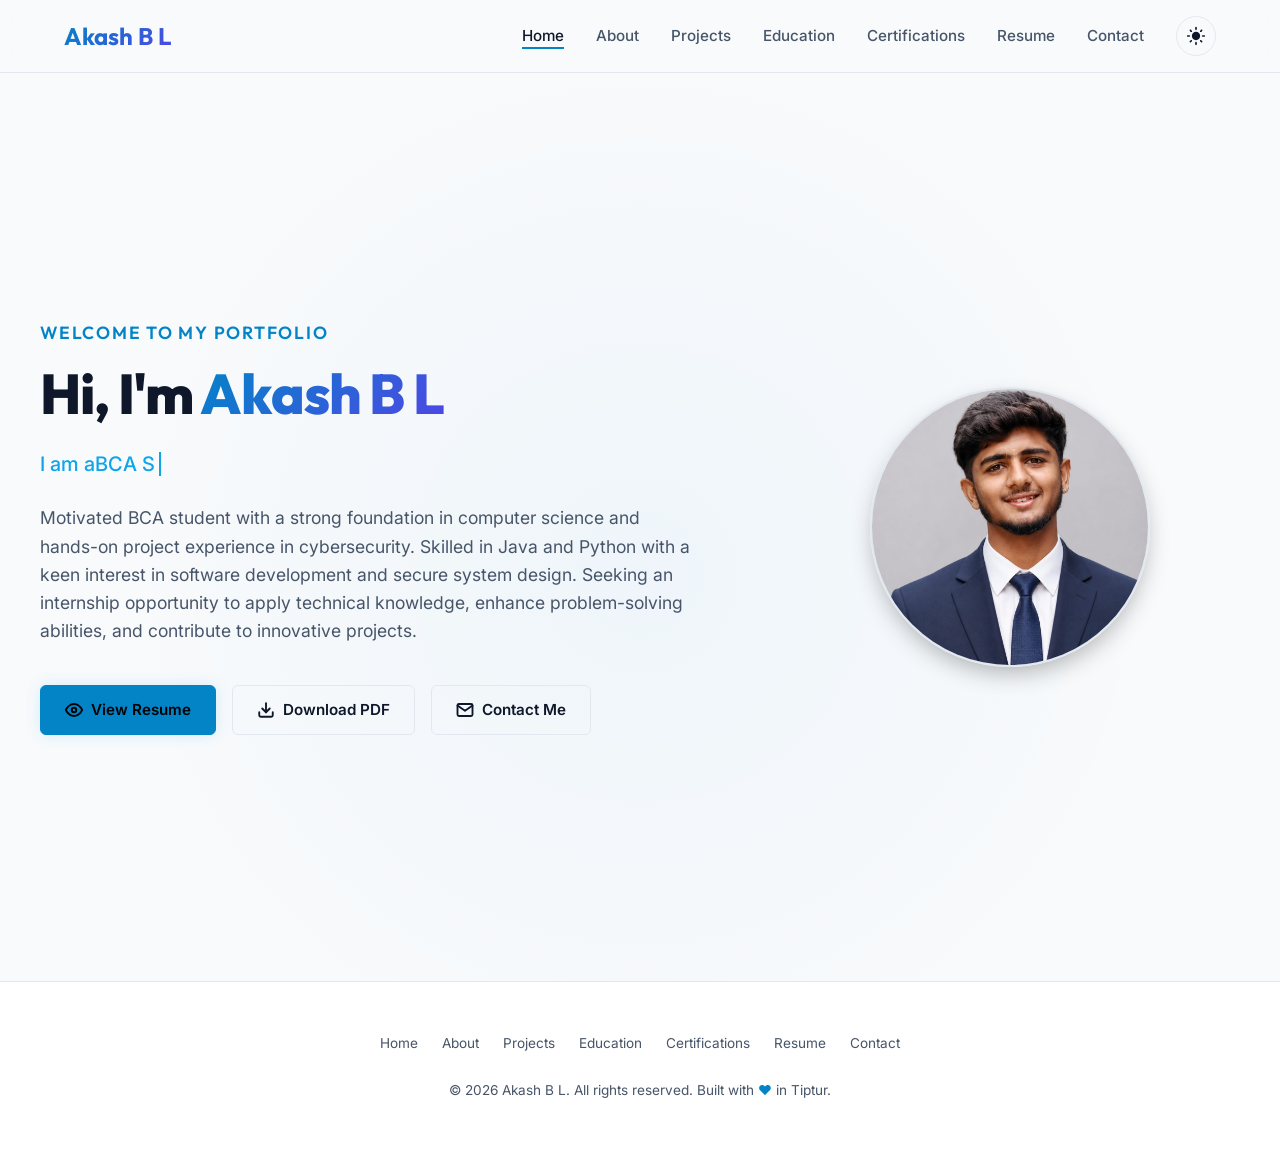
<file: index.html>
<!DOCTYPE html>
<html lang="en">
<head>
  <meta charset="UTF-8">
  <meta name="viewport" content="width=device-width, initial-scale=1.0">
  <title>Akash B L | Portfolio</title>
  <meta name="description" content="Portfolio of Akash B L, motivated BCA student and Cybersecurity enthusiast. Explore academic projects, skills, certifications, and contact information.">
  <link rel="stylesheet" href="css/style.css">
</head>
<body>

  <!-- Loading Animation -->
  <div id="loader-wrapper" class="loader-wrapper">
    <div class="loader"></div>
  </div>

  <!-- Sticky Responsive Header -->
  <header class="header">
    <div class="container navbar">
      <a href="index.html" class="logo" id="nav-logo"><span>Akash B L</span></a>
      <div class="nav-links-container">
        <nav aria-label="Main Navigation">
          <ul class="nav-menu" id="nav-menu-list">
            <li><a href="index.html" class="nav-link" id="nav-home">Home</a></li>
            <li><a href="about.html" class="nav-link" id="nav-about">About</a></li>
            <li><a href="projects.html" class="nav-link" id="nav-projects">Projects</a></li>
            <li><a href="education.html" class="nav-link" id="nav-education">Education</a></li>
            <li><a href="certifications.html" class="nav-link" id="nav-certs">Certifications</a></li>
            <li><a href="resume.html" class="nav-link" id="nav-resume">Resume</a></li>
            <li><a href="contact.html" class="nav-link" id="nav-contact">Contact</a></li>
          </ul>
        </nav>
        <button id="theme-toggle" class="theme-toggle" aria-label="Toggle light/dark theme">
          <!-- Moon Icon -->
          <svg class="moon-icon" viewBox="0 0 24 24" xmlns="http://www.w3.org/2000/svg">
            <path d="M12.3 22h-.1c-5.5-.2-9.9-4.6-10.1-10.1v-.2c.2-5.4 4.6-9.8 10-10 .6 0 1.2.1 1.7.3.5.2.8.7.8 1.3 0 .4-.2.8-.5 1-1.3.8-2.1 2.2-2.1 3.7 0 2.5 2 4.5 4.5 4.5 1.5 0 2.9-.8 3.7-2.1.2-.3.6-.5 1-.5.6 0 1.1.3 1.3.8.3.5.3 1.1.2 1.7-.3 5.4-4.7 9.8-10.1 10.1-.1 0-.3.1-.4.1z"/>
          </svg>
          <!-- Sun Icon -->
          <svg class="sun-icon" viewBox="0 0 24 24" xmlns="http://www.w3.org/2000/svg">
            <path d="M12 7c-2.76 0-5 2.24-5 5s2.24 5 5 5 5-2.24 5-5-2.24-5-5-5zM2 13h2c.55 0 1-.45 1-1s-.45-1-1-1H2c-.55 0-1 .45-1 1s.45 1 1 1zm18 0h2c.55 0 1-.45 1-1s-.45-1-1-1h-2c-.55 0-1 .45-1 1s.45 1 1 1zM11 2v2c0 .55.45 1 1 1s1-.45 1-1V2c0-.55-.45-1-1-1s-1 .45-1 1zm0 18v2c0 .55.45 1 1 1s1-.45 1-1v-2c0-.55-.45-1-1-1s-1 .45-1 1zM5.99 4.58c-.39-.39-1.03-.39-1.41 0s-.39 1.03 0 1.41l1.06 1.06c.39.39 1.03.39 1.41 0s.39-1.03 0-1.41L5.99 4.58zm12.37 12.37c-.39-.39-1.03-.39-1.41 0s-.39 1.03 0 1.41l1.06 1.06c.39.39 1.03.39 1.41 0s.39-1.03 0-1.41l-1.06-1.06zm1.06-12.37c-.39-.39-1.03-.39-1.41 0l-1.06 1.06c-.39.39-.39 1.03 0 1.41s1.03.39 1.41 0l1.06-1.06c.39-.39.39-1.03 0-1.41zm-12.37 12.37c-.39-.39-1.03-.39-1.41 0l-1.06 1.06c-.39.39-.39 1.03 0 1.41s1.03.39 1.41 0l1.06-1.06c.39-.39.39-1.03 0-1.41z"/>
          </svg>
        </button>
        <button class="hamburger" id="hamburger-btn" aria-label="Toggle mobile menu">
          <span class="bar"></span>
          <span class="bar"></span>
          <span class="bar"></span>
        </button>
      </div>
    </div>
  </header>

  <!-- Main Content Area -->
  <main class="main-content fade-in-section" id="main-content-area">
    <section class="section" id="hero-section">
      <div class="container hero-wrapper">
        
        <!-- Hero Details -->
        <div class="hero-content">
          <div class="hero-subtitle">Welcome to my Portfolio</div>
          <h1 class="hero-title">Hi, I'm <span>Akash B L</span></h1>
          <div class="typing-container">
            I am a <span id="typing-text"></span><span class="typing-cursor"></span>
          </div>
          <p class="hero-desc">
            Motivated BCA student with a strong foundation in computer science and hands-on project experience in cybersecurity. Skilled in Java and Python with a keen interest in software development and secure system design. Seeking an internship opportunity to apply technical knowledge, enhance problem-solving abilities, and contribute to innovative projects.
          </p>
          <div class="hero-cta">
            <a href="resume.html" class="btn btn-primary" id="cta-view-resume">
              <svg xmlns="http://www.w3.org/2000/svg" viewBox="0 0 24 24" width="18" height="18" fill="none" stroke="currentColor" stroke-width="2.5" stroke-linecap="round" stroke-linejoin="round"><path d="M1 12s4-8 11-8 11 8 11 8-4 8-11 8-11-8-11-8z"></path><circle cx="12" cy="12" r="3"></circle></svg>
              View Resume
            </a>
            <a href="assets/resume.pdf" download="Akash_B_L_Resume.pdf" class="btn btn-secondary" id="cta-download-resume">
              <svg xmlns="http://www.w3.org/2000/svg" viewBox="0 0 24 24" width="18" height="18" fill="none" stroke="currentColor" stroke-width="2.5" stroke-linecap="round" stroke-linejoin="round"><path d="M21 15v4a2 2 0 0 1-2 2H5a2 2 0 0 1-2-2v-4"></path><polyline points="7 10 12 15 17 10"></polyline><line x1="12" y1="15" x2="12" y2="3"></line></svg>
              Download PDF
            </a>
            <a href="contact.html" class="btn btn-secondary" id="cta-contact">
              <svg xmlns="http://www.w3.org/2000/svg" viewBox="0 0 24 24" width="18" height="18" fill="none" stroke="currentColor" stroke-width="2.5" stroke-linecap="round" stroke-linejoin="round"><path d="M4 4h16c1.1 0 2 .9 2 2v12c0 1.1-.9 2-2 2H4c-1.1 0-2-.9-2-2V6c0-1.1.9-2 2-2z"></path><polyline points="22,6 12,13 2,6"></polyline></svg>
              Contact Me
            </a>
          </div>
        </div>

        <!-- Hero Photo -->
        <div class="hero-image-container">
          <img src="assets/profile.jpeg" alt="Akash B L Portrait" class="profile-photo" id="profile-photo-img">
        </div>

      </div>
    </section>
  </main>

  <!-- Scroll-to-Top Button -->
  <button id="scroll-top-btn" class="scroll-top-btn" aria-label="Scroll to top">
    <svg xmlns="http://www.w3.org/2000/svg" fill="none" viewBox="0 0 24 24" stroke="currentColor" stroke-width="2.5" stroke-linecap="round" stroke-linejoin="round"><polyline points="18 15 12 9 6 15"></polyline></svg>
  </button>

  <!-- Sticky Footer -->
  <footer class="footer">
    <div class="container footer-grid">
      <nav aria-label="Footer Navigation">
        <ul class="footer-nav" id="footer-nav-list">
          <li><a href="index.html" class="footer-nav-link" id="footer-home">Home</a></li>
          <li><a href="about.html" class="footer-nav-link" id="footer-about">About</a></li>
          <li><a href="projects.html" class="footer-nav-link" id="footer-projects">Projects</a></li>
          <li><a href="education.html" class="footer-nav-link" id="footer-education">Education</a></li>
          <li><a href="certifications.html" class="footer-nav-link" id="footer-certs">Certifications</a></li>
          <li><a href="resume.html" class="footer-nav-link" id="footer-resume">Resume</a></li>
          <li><a href="contact.html" class="footer-nav-link" id="footer-contact">Contact</a></li>
        </ul>
      </nav>
      <div class="footer-copy" id="footer-copy-text">
        &copy; 2026 Akash B L. All rights reserved. Built with <span>&#10084;</span> in Tiptur.
      </div>
    </div>
  </footer>

  <script src="js/main.js"></script>
</body>
</html>
</file>
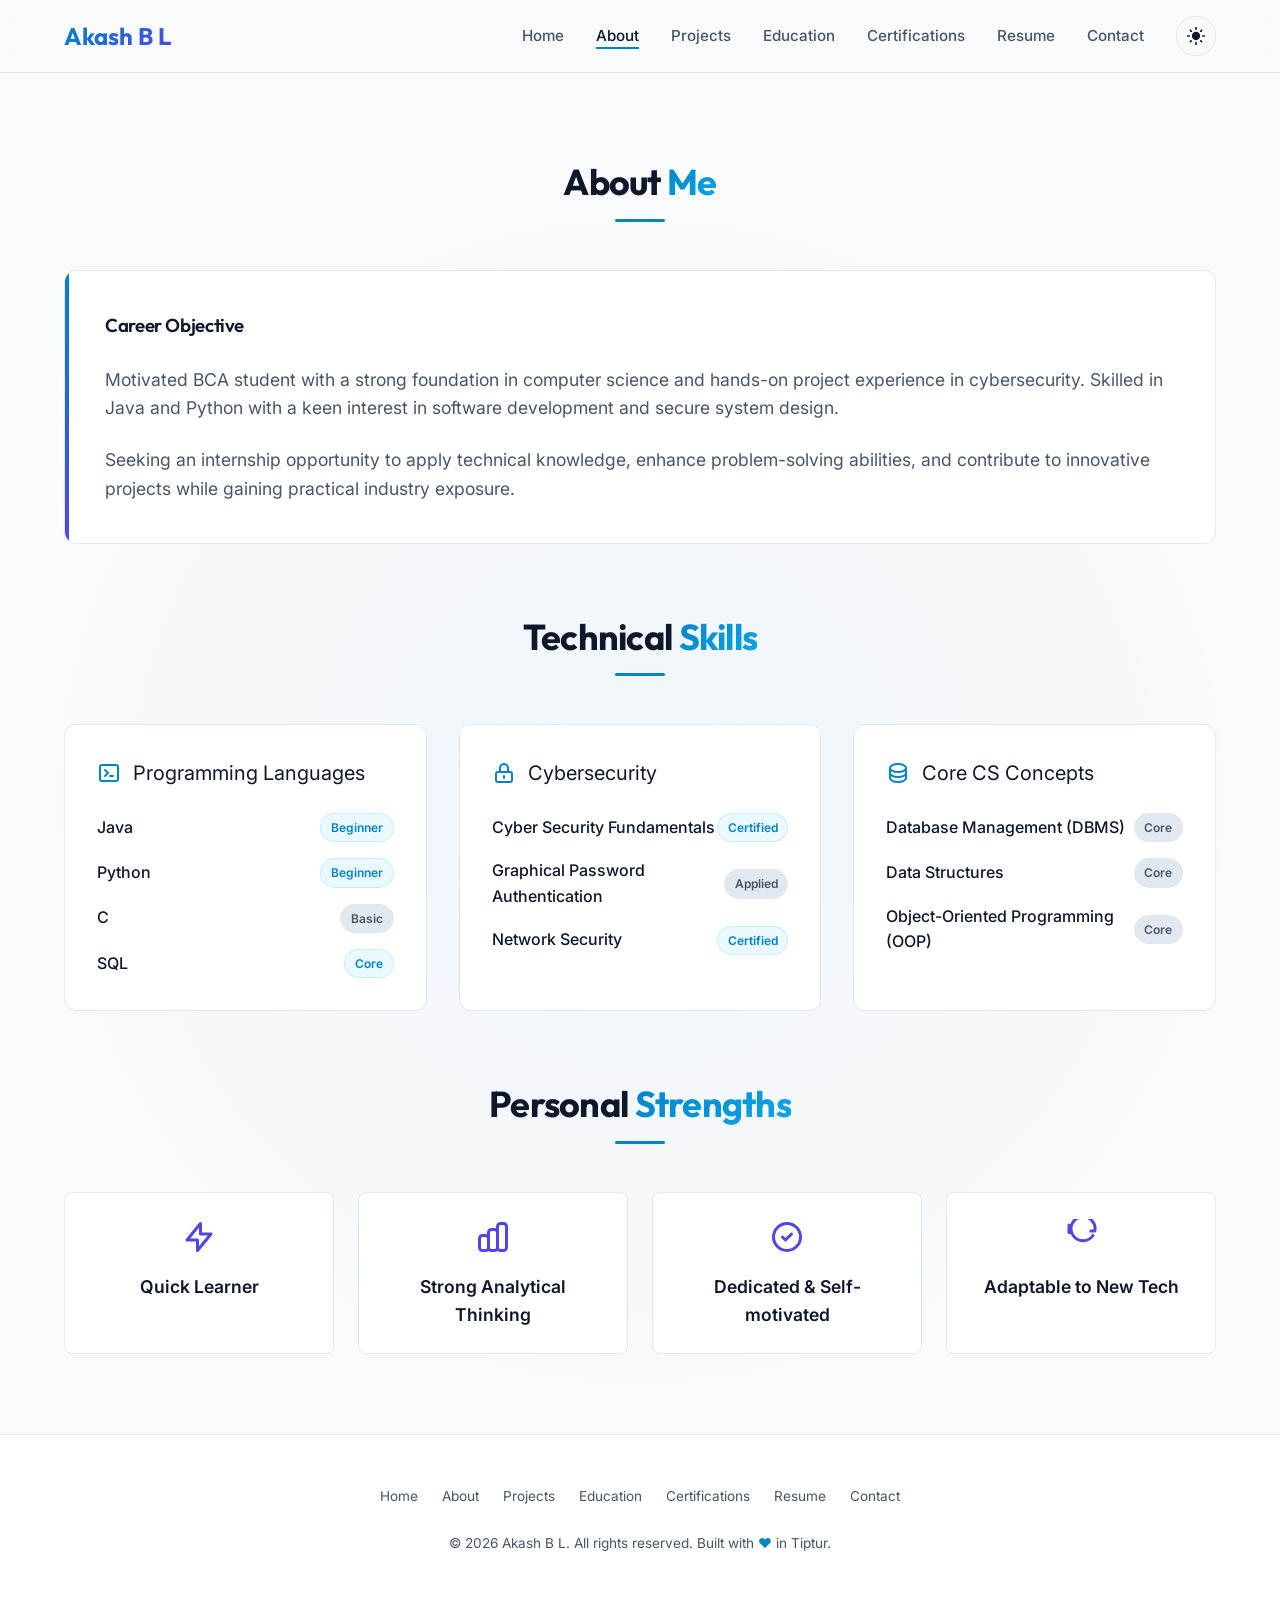
<file: about.html>
<!DOCTYPE html>
<html lang="en">
<head>
  <meta charset="UTF-8">
  <meta name="viewport" content="width=device-width, initial-scale=1.0">
  <title>About | Akash B L</title>
  <meta name="description" content="Learn more about Akash B L, his career objective, computer science skills, tools, technologies, and strengths.">
  <link rel="stylesheet" href="css/style.css">
</head>
<body>

  <!-- Loading Animation -->
  <div id="loader-wrapper" class="loader-wrapper">
    <div class="loader"></div>
  </div>

  <!-- Sticky Responsive Header -->
  <header class="header">
    <div class="container navbar">
      <a href="index.html" class="logo" id="nav-logo"><span>Akash B L</span></a>
      <div class="nav-links-container">
        <nav aria-label="Main Navigation">
          <ul class="nav-menu" id="nav-menu-list">
            <li><a href="index.html" class="nav-link" id="nav-home">Home</a></li>
            <li><a href="about.html" class="nav-link" id="nav-about">About</a></li>
            <li><a href="projects.html" class="nav-link" id="nav-projects">Projects</a></li>
            <li><a href="education.html" class="nav-link" id="nav-education">Education</a></li>
            <li><a href="certifications.html" class="nav-link" id="nav-certs">Certifications</a></li>
            <li><a href="resume.html" class="nav-link" id="nav-resume">Resume</a></li>
            <li><a href="contact.html" class="nav-link" id="nav-contact">Contact</a></li>
          </ul>
        </nav>
        <button id="theme-toggle" class="theme-toggle" aria-label="Toggle light/dark theme">
          <svg class="moon-icon" viewBox="0 0 24 24" xmlns="http://www.w3.org/2000/svg">
            <path d="M12.3 22h-.1c-5.5-.2-9.9-4.6-10.1-10.1v-.2c.2-5.4 4.6-9.8 10-10 .6 0 1.2.1 1.7.3.5.2.8.7.8 1.3 0 .4-.2.8-.5 1-1.3.8-2.1 2.2-2.1 3.7 0 2.5 2 4.5 4.5 4.5 1.5 0 2.9-.8 3.7-2.1.2-.3.6-.5 1-.5.6 0 1.1.3 1.3.8.3.5.3 1.1.2 1.7-.3 5.4-4.7 9.8-10.1 10.1-.1 0-.3.1-.4.1z"/>
          </svg>
          <svg class="sun-icon" viewBox="0 0 24 24" xmlns="http://www.w3.org/2000/svg">
            <path d="M12 7c-2.76 0-5 2.24-5 5s2.24 5 5 5 5-2.24 5-5-2.24-5-5-5zM2 13h2c.55 0 1-.45 1-1s-.45-1-1-1H2c-.55 0-1 .45-1 1s.45 1 1 1zm18 0h2c.55 0 1-.45 1-1s-.45-1-1-1h-2c-.55 0-1 .45-1 1s.45 1 1 1zM11 2v2c0 .55.45 1 1 1s1-.45 1-1V2c0-.55-.45-1-1-1s-1 .45-1 1zm0 18v2c0 .55.45 1 1 1s1-.45 1-1v-2c0-.55-.45-1-1-1s-1 .45-1 1zM5.99 4.58c-.39-.39-1.03-.39-1.41 0s-.39 1.03 0 1.41l1.06 1.06c.39.39 1.03.39 1.41 0s.39-1.03 0-1.41L5.99 4.58zm12.37 12.37c-.39-.39-1.03-.39-1.41 0s-.39 1.03 0 1.41l1.06 1.06c.39.39 1.03.39 1.41 0s.39-1.03 0-1.41l-1.06-1.06zm1.06-12.37c-.39-.39-1.03-.39-1.41 0l-1.06 1.06c-.39.39-.39 1.03 0 1.41s1.03.39 1.41 0l1.06-1.06c.39-.39.39-1.03 0-1.41zm-12.37 12.37c-.39-.39-1.03-.39-1.41 0l-1.06 1.06c-.39.39-.39 1.03 0 1.41s1.03.39 1.41 0l1.06-1.06c.39-.39.39-1.03 0-1.41z"/>
          </svg>
        </button>
        <button class="hamburger" id="hamburger-btn" aria-label="Toggle mobile menu">
          <span class="bar"></span>
          <span class="bar"></span>
          <span class="bar"></span>
        </button>
      </div>
    </div>
  </header>

  <!-- Main Content Area -->
  <main class="main-content fade-in-section" id="main-content-area">
    <section class="section" id="about-section">
      <div class="container">
        
        <h2 class="section-title">About <span>Me</span></h2>
        
        <div class="about-grid">
          <!-- Text Card -->
          <div class="about-text-card" id="about-intro-card">
            <h3>Career Objective</h3>
            <br>
            <p>
              Motivated BCA student with a strong foundation in computer science and hands-on project experience in cybersecurity. Skilled in Java and Python with a keen interest in software development and secure system design.
            </p>
            <p>
              Seeking an internship opportunity to apply technical knowledge, enhance problem-solving abilities, and contribute to innovative projects while gaining practical industry exposure.
            </p>
          </div>
        </div>

        <!-- Skills Area -->
        <div class="skills-section">
          <h2 class="section-title">Technical <span>Skills</span></h2>
          <div class="skills-grid">
            
            <!-- Programming Card -->
            <div class="skills-card" id="skills-programming">
              <div class="skills-card-title">
                <svg xmlns="http://www.w3.org/2000/svg" fill="none" viewBox="0 0 24 24" stroke="currentColor" stroke-width="2">
                  <path stroke-linecap="round" stroke-linejoin="round" d="M8 9l3 3-3 3m5 0h3M5 20h14a2 2 0 002-2V6a2 2 0 00-2-2H5a2 2 0 00-2 2v12a2 2 0 002 2z"/>
                </svg>
                Programming Languages
              </div>
              <div class="skills-list">
                <div class="skill-item">
                  <span class="skill-name">Java</span>
                  <span class="skill-badge highlight-badge">Beginner</span>
                </div>
                <div class="skill-item">
                  <span class="skill-name">Python</span>
                  <span class="skill-badge highlight-badge">Beginner</span>
                </div>
                <div class="skill-item">
                  <span class="skill-name">C</span>
                  <span class="skill-badge">Basic</span>
                </div>
                <div class="skill-item">
                  <span class="skill-name">SQL</span>
                  <span class="skill-badge highlight-badge">Core</span>
                </div>
              </div>
            </div>

            <!-- Cybersecurity Card -->
            <div class="skills-card" id="skills-security">
              <div class="skills-card-title">
                <svg xmlns="http://www.w3.org/2000/svg" fill="none" viewBox="0 0 24 24" stroke="currentColor" stroke-width="2">
                  <path stroke-linecap="round" stroke-linejoin="round" d="M12 15v2m-6 4h12a2 2 0 002-2v-6a2 2 0 00-2-2H6a2 2 0 00-2 2v6a2 2 0 002 2zm10-10V7a4 4 0 00-8 0v4h8z"/>
                </svg>
                Cybersecurity
              </div>
              <div class="skills-list">
                <div class="skill-item">
                  <span class="skill-name">Cyber Security Fundamentals</span>
                  <span class="skill-badge highlight-badge">Certified</span>
                </div>
                <div class="skill-item">
                  <span class="skill-name">Graphical Password Authentication</span>
                  <span class="skill-badge">Applied</span>
                </div>
                <div class="skill-item">
                  <span class="skill-name">Network Security</span>
                  <span class="skill-badge highlight-badge">Certified</span>
                </div>
              </div>
            </div>

            <!-- Core Concepts Card -->
            <div class="skills-card" id="skills-concepts">
              <div class="skills-card-title">
                <svg xmlns="http://www.w3.org/2000/svg" fill="none" viewBox="0 0 24 24" stroke="currentColor" stroke-width="2">
                  <path stroke-linecap="round" stroke-linejoin="round" d="M4 7v10c0 2.21 3.582 4 8 4s8-1.79 8-4V7M4 7c0 2.21 3.582 4 8 4s8-1.79 8-4M4 7c0-2.21 3.582-4 8-4s8 1.79 8 4m0 5c0 2.21-3.582 4-8 4s-8-1.79-8-4"/>
                </svg>
                Core CS Concepts
              </div>
              <div class="skills-list">
                <div class="skill-item">
                  <span class="skill-name">Database Management (DBMS)</span>
                  <span class="skill-badge">Core</span>
                </div>
                <div class="skill-item">
                  <span class="skill-name">Data Structures</span>
                  <span class="skill-badge">Core</span>
                </div>
                <div class="skill-item">
                  <span class="skill-name">Object-Oriented Programming (OOP)</span>
                  <span class="skill-badge">Core</span>
                </div>
              </div>
            </div>

          </div>
        </div>

        <!-- Strengths Area -->
        <div class="strengths-section">
          <h2 class="section-title">Personal <span>Strengths</span></h2>
          <div class="strengths-grid">
            
            <div class="strength-card" id="strength-learner">
              <div class="strength-icon">
                <svg xmlns="http://www.w3.org/2000/svg" fill="none" viewBox="0 0 24 24" stroke="currentColor" stroke-width="2">
                  <path stroke-linecap="round" stroke-linejoin="round" d="M13 10V3L4 14h7v7l9-11h-7z"/>
                </svg>
              </div>
              <div class="strength-title">Quick Learner</div>
            </div>

            <div class="strength-card" id="strength-analytical">
              <div class="strength-icon">
                <svg xmlns="http://www.w3.org/2000/svg" fill="none" viewBox="0 0 24 24" stroke="currentColor" stroke-width="2">
                  <path stroke-linecap="round" stroke-linejoin="round" d="M9 19v-6a2 2 0 00-2-2H5a2 2 0 00-2 2v6a2 2 0 002 2h2a2 2 0 002-2zm0 0V9a2 2 0 012-2h2a2 2 0 012 2v10m-6 0a2 2 0 002 2h2a2 2 0 002-2m0 0V5a2 2 0 012-2h2a2 2 0 012 2v14a2 2 0 01-2 2h-2a2 2 0 01-2-2z"/>
                </svg>
              </div>
              <div class="strength-title">Strong Analytical Thinking</div>
            </div>

            <div class="strength-card" id="strength-motivated">
              <div class="strength-icon">
                <svg xmlns="http://www.w3.org/2000/svg" fill="none" viewBox="0 0 24 24" stroke="currentColor" stroke-width="2">
                  <path stroke-linecap="round" stroke-linejoin="round" d="M9 12l2 2 4-4m6 2a9 9 0 11-18 0 9 9 0 0118 0z"/>
                </svg>
              </div>
              <div class="strength-title">Dedicated & Self-motivated</div>
            </div>

            <div class="strength-card" id="strength-adaptable">
              <div class="strength-icon">
                <svg xmlns="http://www.w3.org/2000/svg" fill="none" viewBox="0 0 24 24" stroke="currentColor" stroke-width="2">
                  <path stroke-linecap="round" stroke-linejoin="round" d="M4 4v5h.582m15.356 2A8.001 8.001 0 1121.21 8H18.5"/>
                </svg>
              </div>
              <div class="strength-title">Adaptable to New Tech</div>
            </div>

          </div>
        </div>

      </div>
    </section>
  </main>

  <!-- Scroll-to-Top Button -->
  <button id="scroll-top-btn" class="scroll-top-btn" aria-label="Scroll to top">
    <svg xmlns="http://www.w3.org/2000/svg" fill="none" viewBox="0 0 24 24" stroke="currentColor" stroke-width="2.5" stroke-linecap="round" stroke-linejoin="round"><polyline points="18 15 12 9 6 15"></polyline></svg>
  </button>

  <!-- Sticky Footer -->
  <footer class="footer">
    <div class="container footer-grid">
      <nav aria-label="Footer Navigation">
        <ul class="footer-nav" id="footer-nav-list">
          <li><a href="index.html" class="footer-nav-link" id="footer-home">Home</a></li>
          <li><a href="about.html" class="footer-nav-link" id="footer-about">About</a></li>
          <li><a href="projects.html" class="footer-nav-link" id="footer-projects">Projects</a></li>
          <li><a href="education.html" class="footer-nav-link" id="footer-education">Education</a></li>
          <li><a href="certifications.html" class="footer-nav-link" id="footer-certs">Certifications</a></li>
          <li><a href="resume.html" class="footer-nav-link" id="footer-resume">Resume</a></li>
          <li><a href="contact.html" class="footer-nav-link" id="footer-contact">Contact</a></li>
        </ul>
      </nav>
      <div class="footer-copy" id="footer-copy-text">
        &copy; 2026 Akash B L. All rights reserved. Built with <span>&#10084;</span> in Tiptur.
      </div>
    </div>
  </footer>

  <script src="js/main.js"></script>
</body>
</html>
</file>
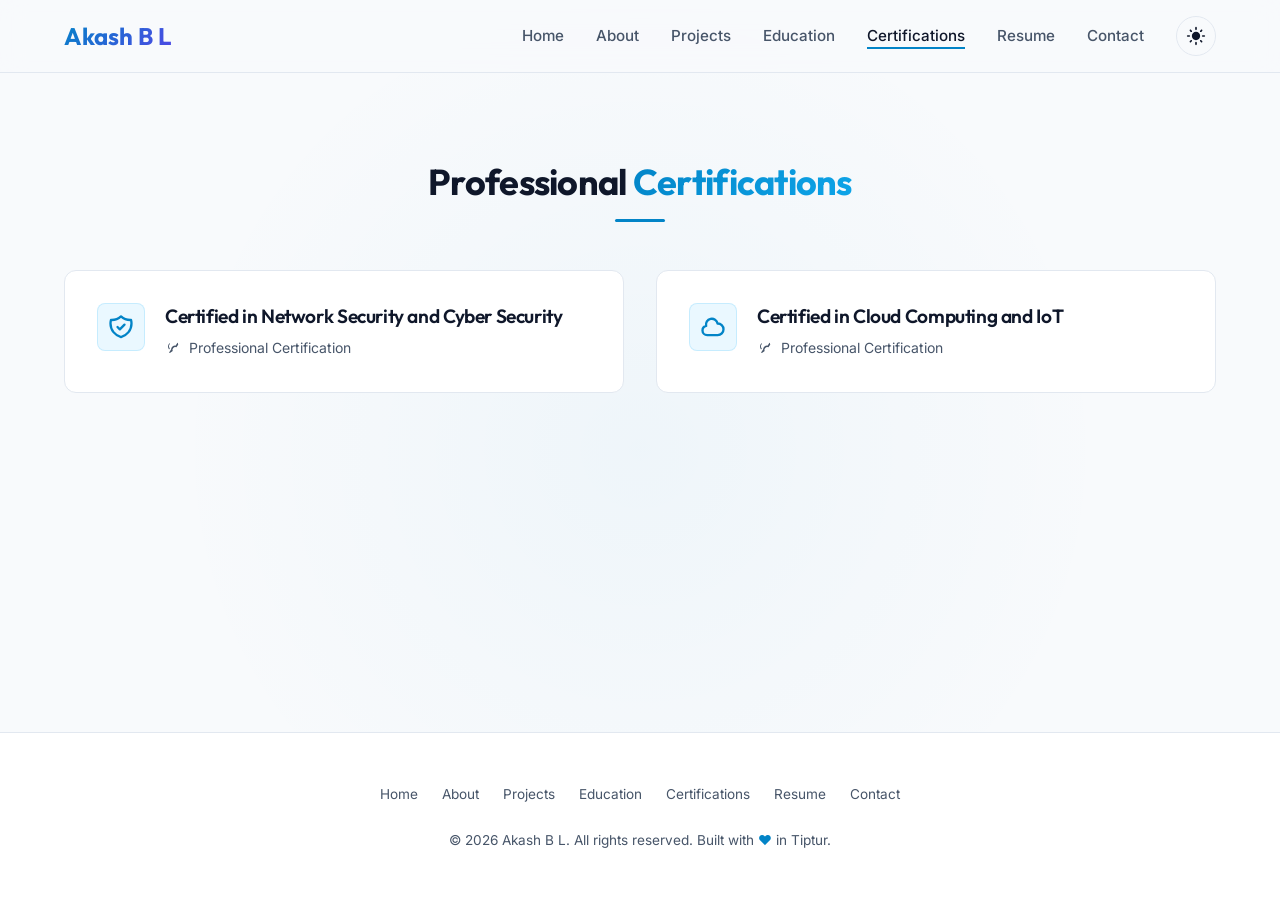
<file: certifications.html>
<!DOCTYPE html>
<html lang="en">
<head>
  <meta charset="UTF-8">
  <meta name="viewport" content="width=device-width, initial-scale=1.0">
  <title>Certifications | Akash B L</title>
  <meta name="description" content="View professional computer science and security certificates earned by Akash B L.">
  <link rel="stylesheet" href="css/style.css">
</head>
<body>

  <!-- Loading Animation -->
  <div id="loader-wrapper" class="loader-wrapper">
    <div class="loader"></div>
  </div>

  <!-- Sticky Responsive Header -->
  <header class="header">
    <div class="container navbar">
      <a href="index.html" class="logo" id="nav-logo"><span>Akash B L</span></a>
      <div class="nav-links-container">
        <nav aria-label="Main Navigation">
          <ul class="nav-menu" id="nav-menu-list">
            <li><a href="index.html" class="nav-link" id="nav-home">Home</a></li>
            <li><a href="about.html" class="nav-link" id="nav-about">About</a></li>
            <li><a href="projects.html" class="nav-link" id="nav-projects">Projects</a></li>
            <li><a href="education.html" class="nav-link" id="nav-education">Education</a></li>
            <li><a href="certifications.html" class="nav-link" id="nav-certs">Certifications</a></li>
            <li><a href="resume.html" class="nav-link" id="nav-resume">Resume</a></li>
            <li><a href="contact.html" class="nav-link" id="nav-contact">Contact</a></li>
          </ul>
        </nav>
        <button id="theme-toggle" class="theme-toggle" aria-label="Toggle light/dark theme">
          <svg class="moon-icon" viewBox="0 0 24 24" xmlns="http://www.w3.org/2000/svg">
            <path d="M12.3 22h-.1c-5.5-.2-9.9-4.6-10.1-10.1v-.2c.2-5.4 4.6-9.8 10-10 .6 0 1.2.1 1.7.3.5.2.8.7.8 1.3 0 .4-.2.8-.5 1-1.3.8-2.1 2.2-2.1 3.7 0 2.5 2 4.5 4.5 4.5 1.5 0 2.9-.8 3.7-2.1.2-.3.6-.5 1-.5.6 0 1.1.3 1.3.8.3.5.3 1.1.2 1.7-.3 5.4-4.7 9.8-10.1 10.1-.1 0-.3.1-.4.1z"/>
          </svg>
          <svg class="sun-icon" viewBox="0 0 24 24" xmlns="http://www.w3.org/2000/svg">
            <path d="M12 7c-2.76 0-5 2.24-5 5s2.24 5 5 5 5-2.24 5-5-2.24-5-5-5zM2 13h2c.55 0 1-.45 1-1s-.45-1-1-1H2c-.55 0-1 .45-1 1s.45 1 1 1zm18 0h2c.55 0 1-.45 1-1s-.45-1-1-1h-2c-.55 0-1 .45-1 1s.45 1 1 1zM11 2v2c0 .55.45 1 1 1s1-.45 1-1V2c0-.55-.45-1-1-1s-1 .45-1 1zm0 18v2c0 .55.45 1 1 1s1-.45 1-1v-2c0-.55-.45-1-1-1s-1 .45-1 1zM5.99 4.58c-.39-.39-1.03-.39-1.41 0s-.39 1.03 0 1.41l1.06 1.06c.39.39 1.03.39 1.41 0s.39-1.03 0-1.41L5.99 4.58zm12.37 12.37c-.39-.39-1.03-.39-1.41 0s-.39 1.03 0 1.41l1.06 1.06c.39.39 1.03.39 1.41 0s.39-1.03 0-1.41l-1.06-1.06zm1.06-12.37c-.39-.39-1.03-.39-1.41 0l-1.06 1.06c-.39.39-.39 1.03 0 1.41s1.03.39 1.41 0l1.06-1.06c.39-.39.39-1.03 0-1.41zm-12.37 12.37c-.39-.39-1.03-.39-1.41 0l-1.06 1.06c-.39.39-.39 1.03 0 1.41s1.03.39 1.41 0l1.06-1.06c.39-.39.39-1.03 0-1.41z"/>
          </svg>
        </button>
        <button class="hamburger" id="hamburger-btn" aria-label="Toggle mobile menu">
          <span class="bar"></span>
          <span class="bar"></span>
          <span class="bar"></span>
        </button>
      </div>
    </div>
  </header>

  <!-- Main Content Area -->
  <main class="main-content fade-in-section" id="main-content-area">
    <section class="section" id="certifications-section">
      <div class="container">
        
        <h2 class="section-title">Professional <span>Certifications</span></h2>
        
        <div class="certifications-grid">
          
          <!-- Certification 1 -->
          <article class="cert-card" id="cert-security">
            <div class="cert-icon">
              <svg xmlns="http://www.w3.org/2000/svg" fill="none" viewBox="0 0 24 24" stroke="currentColor" stroke-width="2">
                <path stroke-linecap="round" stroke-linejoin="round" d="M9 12l2 2 4-4m5.618-4.016A11.955 11.955 0 0112 2.944a11.955 11.955 0 01-8.618 3.04A12.02 12.02 0 003 9c0 5.591 3.824 10.29 9 11.622 5.176-1.332 9-6.03 9-11.622 0-1.042-.133-2.052-.382-3.016z"/>
              </svg>
            </div>
            <div class="cert-details">
              <h3 class="cert-title">Certified in Network Security and Cyber Security</h3>
              <div class="cert-issuer">
                <svg xmlns="http://www.w3.org/2000/svg" viewBox="0 0 20 20" fill="currentColor" width="16" height="16">
                  <path fill-rule="evenodd" d="M6.267 3.455a.75.75 0 00-.708-.522 6.001 6.001 0 00-.518 7.589 10.035 10.035 0 001.046-1.127 4.5 4.5 0 01.18-5.94zm9.967.31a.75.75 0 01.18 1.044l-2.082 3.123a3.5 3.5 0 00-4.664 4.663l-3.123 2.083a.75.75 0 11-1.044-1.082l2.083-3.123A5.002 5.002 0 0113.123 5.8l2.083-3.123a.75.75 0 011.028-.212z" clip-rule="evenodd"/>
                </svg>
                Professional Certification
              </div>
            </div>
          </article>

          <!-- Certification 2 -->
          <article class="cert-card" id="cert-cloud">
            <div class="cert-icon">
              <svg xmlns="http://www.w3.org/2000/svg" fill="none" viewBox="0 0 24 24" stroke="currentColor" stroke-width="2">
                <path stroke-linecap="round" stroke-linejoin="round" d="M3 15a4 4 0 004 4h9a5 5 0 10-.1-9.999 5.002 5.002 0 10-9.78 2.096A4.001 4.001 0 003 15z"/>
              </svg>
            </div>
            <div class="cert-details">
              <h3 class="cert-title">Certified in Cloud Computing and IoT</h3>
              <div class="cert-issuer">
                <svg xmlns="http://www.w3.org/2000/svg" viewBox="0 0 20 20" fill="currentColor" width="16" height="16">
                  <path fill-rule="evenodd" d="M6.267 3.455a.75.75 0 00-.708-.522 6.001 6.001 0 00-.518 7.589 10.035 10.035 0 001.046-1.127 4.5 4.5 0 01.18-5.94zm9.967.31a.75.75 0 01.18 1.044l-2.082 3.123a3.5 3.5 0 00-4.664 4.663l-3.123 2.083a.75.75 0 11-1.044-1.082l2.083-3.123A5.002 5.002 0 0113.123 5.8l2.083-3.123a.75.75 0 011.028-.212z" clip-rule="evenodd"/>
                </svg>
                Professional Certification
              </div>
            </div>
          </article>

        </div>

      </div>
    </section>
  </main>

  <!-- Scroll-to-Top Button -->
  <button id="scroll-top-btn" class="scroll-top-btn" aria-label="Scroll to top">
    <svg xmlns="http://www.w3.org/2000/svg" fill="none" viewBox="0 0 24 24" stroke="currentColor" stroke-width="2.5" stroke-linecap="round" stroke-linejoin="round"><polyline points="18 15 12 9 6 15"></polyline></svg>
  </button>

  <!-- Sticky Footer -->
  <footer class="footer">
    <div class="container footer-grid">
      <nav aria-label="Footer Navigation">
        <ul class="footer-nav" id="footer-nav-list">
          <li><a href="index.html" class="footer-nav-link" id="footer-home">Home</a></li>
          <li><a href="about.html" class="footer-nav-link" id="footer-about">About</a></li>
          <li><a href="projects.html" class="footer-nav-link" id="footer-projects">Projects</a></li>
          <li><a href="education.html" class="footer-nav-link" id="footer-education">Education</a></li>
          <li><a href="certifications.html" class="footer-nav-link" id="footer-certs">Certifications</a></li>
          <li><a href="resume.html" class="footer-nav-link" id="footer-resume">Resume</a></li>
          <li><a href="contact.html" class="footer-nav-link" id="footer-contact">Contact</a></li>
        </ul>
      </nav>
      <div class="footer-copy" id="footer-copy-text">
        &copy; 2026 Akash B L. All rights reserved. Built with <span>&#10084;</span> in Tiptur.
      </div>
    </div>
  </footer>

  <script src="js/main.js"></script>
</body>
</html>
</file>
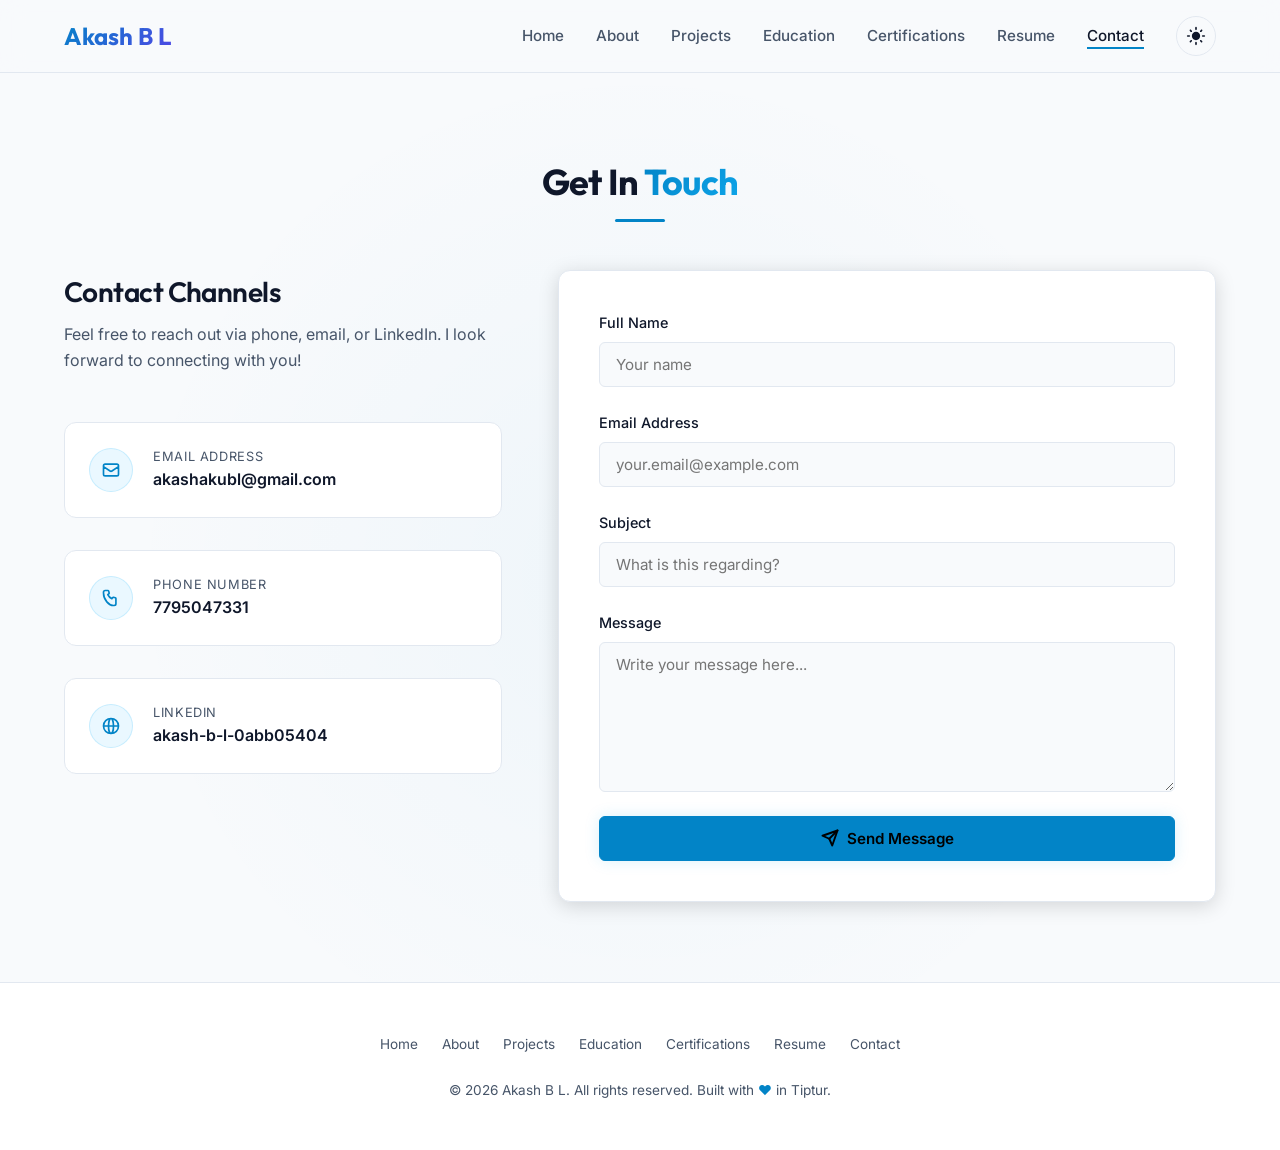
<file: contact.html>
<!DOCTYPE html>
<html lang="en">
<head>
  <meta charset="UTF-8">
  <meta name="viewport" content="width=device-width, initial-scale=1.0">
  <title>Contact | Akash B L</title>
  <meta name="description" content="Get in touch with Akash B L. Contact via email, phone, or submit a message using the form.">
  <link rel="stylesheet" href="css/style.css">
</head>
<body>

  <!-- Loading Animation -->
  <div id="loader-wrapper" class="loader-wrapper">
    <div class="loader"></div>
  </div>

  <!-- Sticky Responsive Header -->
  <header class="header">
    <div class="container navbar">
      <a href="index.html" class="logo" id="nav-logo"><span>Akash B L</span></a>
      <div class="nav-links-container">
        <nav aria-label="Main Navigation">
          <ul class="nav-menu" id="nav-menu-list">
            <li><a href="index.html" class="nav-link" id="nav-home">Home</a></li>
            <li><a href="about.html" class="nav-link" id="nav-about">About</a></li>
            <li><a href="projects.html" class="nav-link" id="nav-projects">Projects</a></li>
            <li><a href="education.html" class="nav-link" id="nav-education">Education</a></li>
            <li><a href="certifications.html" class="nav-link" id="nav-certs">Certifications</a></li>
            <li><a href="resume.html" class="nav-link" id="nav-resume">Resume</a></li>
            <li><a href="contact.html" class="nav-link" id="nav-contact">Contact</a></li>
          </ul>
        </nav>
        <button id="theme-toggle" class="theme-toggle" aria-label="Toggle light/dark theme">
          <svg class="moon-icon" viewBox="0 0 24 24" xmlns="http://www.w3.org/2000/svg">
            <path d="M12.3 22h-.1c-5.5-.2-9.9-4.6-10.1-10.1v-.2c.2-5.4 4.6-9.8 10-10 .6 0 1.2.1 1.7.3.5.2.8.7.8 1.3 0 .4-.2.8-.5 1-1.3.8-2.1 2.2-2.1 3.7 0 2.5 2 4.5 4.5 4.5 1.5 0 2.9-.8 3.7-2.1.2-.3.6-.5 1-.5.6 0 1.1.3 1.3.8.3.5.3 1.1.2 1.7-.3 5.4-4.7 9.8-10.1 10.1-.1 0-.3.1-.4.1z"/>
          </svg>
          <svg class="sun-icon" viewBox="0 0 24 24" xmlns="http://www.w3.org/2000/svg">
            <path d="M12 7c-2.76 0-5 2.24-5 5s2.24 5 5 5 5-2.24 5-5-2.24-5-5-5zM2 13h2c.55 0 1-.45 1-1s-.45-1-1-1H2c-.55 0-1 .45-1 1s.45 1 1 1zm18 0h2c.55 0 1-.45 1-1s-.45-1-1-1h-2c-.55 0-1 .45-1 1s.45 1 1 1zM11 2v2c0 .55.45 1 1 1s1-.45 1-1V2c0-.55-.45-1-1-1s-1 .45-1 1zm0 18v2c0 .55.45 1 1 1s1-.45 1-1v-2c0-.55-.45-1-1-1s-1 .45-1 1zM5.99 4.58c-.39-.39-1.03-.39-1.41 0s-.39 1.03 0 1.41l1.06 1.06c.39.39 1.03.39 1.41 0s.39-1.03 0-1.41L5.99 4.58zm12.37 12.37c-.39-.39-1.03-.39-1.41 0s-.39 1.03 0 1.41l1.06 1.06c.39.39 1.03.39 1.41 0s.39-1.03 0-1.41l-1.06-1.06zm1.06-12.37c-.39-.39-1.03-.39-1.41 0l-1.06 1.06c-.39.39-.39 1.03 0 1.41s1.03.39 1.41 0l1.06-1.06c.39-.39.39-1.03 0-1.41zm-12.37 12.37c-.39-.39-1.03-.39-1.41 0l-1.06 1.06c-.39.39-.39 1.03 0 1.41s1.03.39 1.41 0l1.06-1.06c.39-.39.39-1.03 0-1.41z"/>
          </svg>
        </button>
        <button class="hamburger" id="hamburger-btn" aria-label="Toggle mobile menu">
          <span class="bar"></span>
          <span class="bar"></span>
          <span class="bar"></span>
        </button>
      </div>
    </div>
  </header>

  <!-- Main Content Area -->
  <main class="main-content fade-in-section" id="main-content-area">
    <section class="section" id="contact-section">
      <div class="container">
        
        <h2 class="section-title">Get In <span>Touch</span></h2>
        
        <div class="contact-grid">
          
          <!-- Contact Info -->
          <div class="contact-info">
            <div>
              <h3 class="contact-info-title">Contact Channels</h3>
              <p class="contact-info-desc">Feel free to reach out via phone, email, or LinkedIn. I look forward to connecting with you!</p>
            </div>
            
            <!-- Email -->
            <a href="mailto:akashakubl@gmail.com" class="contact-method-card" id="contact-card-email">
              <div class="contact-method-icon">
                <svg xmlns="http://www.w3.org/2000/svg" fill="none" viewBox="0 0 24 24" stroke="currentColor" stroke-width="2">
                  <path stroke-linecap="round" stroke-linejoin="round" d="M3 8l7.89 5.26a2 2 0 002.22 0L21 8M5 19h14a2 2 0 002-2V7a2 2 0 00-2-2H5a2 2 0 00-2 2v10a2 2 0 002 2z"/>
                </svg>
              </div>
              <div class="contact-method-details">
                <span class="contact-method-label">Email Address</span>
                <span class="contact-method-value">akashakubl@gmail.com</span>
              </div>
            </a>

            <!-- Phone -->
            <a href="tel:7795047331" class="contact-method-card" id="contact-card-phone">
              <div class="contact-method-icon">
                <svg xmlns="http://www.w3.org/2000/svg" fill="none" viewBox="0 0 24 24" stroke="currentColor" stroke-width="2">
                  <path stroke-linecap="round" stroke-linejoin="round" d="M3 5a2 2 0 012-2h3.28a1 1 0 01.94.725l.548 2.2a1 1 0 01-.321.988l-1.305.98a10.582 10.582 0 004.872 4.872l.98-1.305a1 1 0 01.988-.321l2.2.548a1 1 0 01.725.94V19a2 2 0 01-2 2h-1C9.716 21 3 14.284 3 6V5z"/>
                </svg>
              </div>
              <div class="contact-method-details">
                <span class="contact-method-label">Phone Number</span>
                <span class="contact-method-value">7795047331</span>
              </div>
            </a>

            <!-- LinkedIn -->
            <a href="https://www.linkedin.com/in/akash-b-l-0abb05404?" target="_blank" rel="noopener noreferrer" class="contact-method-card" id="contact-card-linkedin">
              <div class="contact-method-icon">
                <svg xmlns="http://www.w3.org/2000/svg" fill="none" viewBox="0 0 24 24" stroke="currentColor" stroke-width="2">
                  <path stroke-linecap="round" stroke-linejoin="round" d="M21 12a9 9 0 01-9 9m9-9a9 9 0 00-9-9m9 9H3m9 9a9 9 0 01-9-9m9 9c1.657 0 3-4.03 3-9s-1.343-9-3-9m0 18c-1.657 0-3-4.03-3-9s1.343-9 3-9m-9 9a9 9 0 019-9"/>
                </svg>
              </div>
              <div class="contact-method-details">
                <span class="contact-method-label">LinkedIn</span>
                <span class="contact-method-value">akash-b-l-0abb05404</span>
              </div>
            </a>

          </div>

          <!-- Contact Form -->
          <div class="contact-form-container" id="contact-form-block">
            <form id="contact-form" class="contact-form" novalidate>
              
              <!-- Name -->
              <div class="form-group">
                <label for="contact-name" class="form-label">Full Name</label>
                <input type="text" id="contact-name" class="form-control" placeholder="Your name">
                <span id="contact-name-error" class="form-error" aria-live="polite"></span>
              </div>

              <!-- Email -->
              <div class="form-group">
                <label for="contact-email" class="form-label">Email Address</label>
                <input type="email" id="contact-email" class="form-control" placeholder="your.email@example.com">
                <span id="contact-email-error" class="form-error" aria-live="polite"></span>
              </div>

              <!-- Subject -->
              <div class="form-group">
                <label for="contact-subject" class="form-label">Subject</label>
                <input type="text" id="contact-subject" class="form-control" placeholder="What is this regarding?">
                <span id="contact-subject-error" class="form-error" aria-live="polite"></span>
              </div>

              <!-- Message -->
              <div class="form-group">
                <label for="contact-message" class="form-label">Message</label>
                <textarea id="contact-message" class="form-control" placeholder="Write your message here..."></textarea>
                <span id="contact-message-error" class="form-error" aria-live="polite"></span>
              </div>

              <button type="submit" class="btn btn-primary" id="btn-submit-message">
                <svg xmlns="http://www.w3.org/2000/svg" viewBox="0 0 24 24" width="18" height="18" fill="none" stroke="currentColor" stroke-width="2.5" stroke-linecap="round" stroke-linejoin="round"><line x1="22" y1="2" x2="11" y2="13"></line><polygon points="22 2 15 22 11 13 2 9 22 2"></polygon></svg>
                Send Message
              </button>

            </form>
          </div>

        </div>

      </div>
    </section>
  </main>

  <!-- Scroll-to-Top Button -->
  <button id="scroll-top-btn" class="scroll-top-btn" aria-label="Scroll to top">
    <svg xmlns="http://www.w3.org/2000/svg" fill="none" viewBox="0 0 24 24" stroke="currentColor" stroke-width="2.5" stroke-linecap="round" stroke-linejoin="round"><polyline points="18 15 12 9 6 15"></polyline></svg>
  </button>

  <!-- Sticky Footer -->
  <footer class="footer">
    <div class="container footer-grid">
      <nav aria-label="Footer Navigation">
        <ul class="footer-nav" id="footer-nav-list">
          <li><a href="index.html" class="footer-nav-link" id="footer-home">Home</a></li>
          <li><a href="about.html" class="footer-nav-link" id="footer-about">About</a></li>
          <li><a href="projects.html" class="footer-nav-link" id="footer-projects">Projects</a></li>
          <li><a href="education.html" class="footer-nav-link" id="footer-education">Education</a></li>
          <li><a href="certifications.html" class="footer-nav-link" id="footer-certs">Certifications</a></li>
          <li><a href="resume.html" class="footer-nav-link" id="footer-resume">Resume</a></li>
          <li><a href="contact.html" class="footer-nav-link" id="footer-contact">Contact</a></li>
        </ul>
      </nav>
      <div class="footer-copy" id="footer-copy-text">
        &copy; 2026 Akash B L. All rights reserved. Built with <span>&#10084;</span> in Tiptur.
      </div>
    </div>
  </footer>

  <script src="js/main.js"></script>
</body>
</html>
</file>
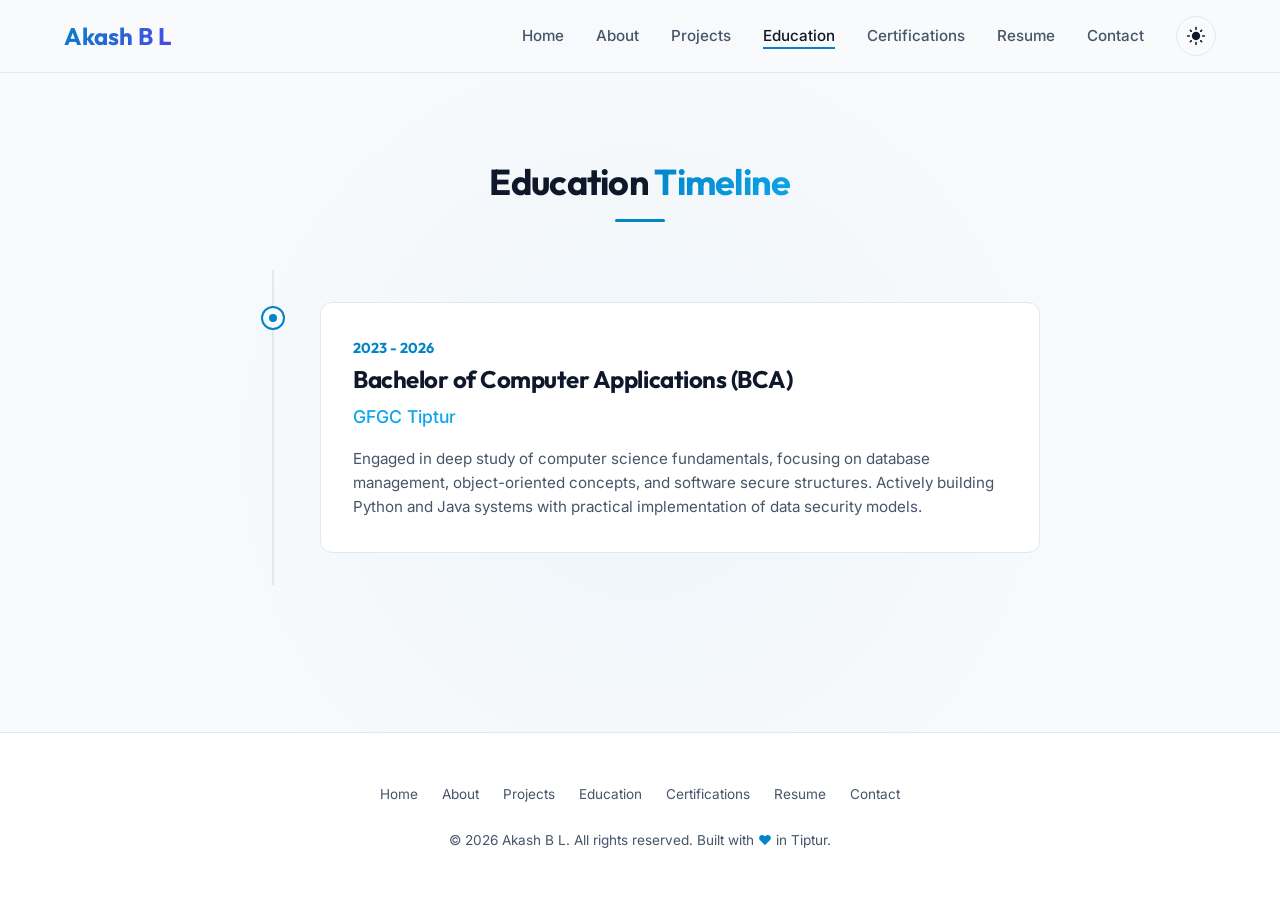
<file: education.html>
<!DOCTYPE html>
<html lang="en">
<head>
  <meta charset="UTF-8">
  <meta name="viewport" content="width=device-width, initial-scale=1.0">
  <title>Education | Akash B L</title>
  <meta name="description" content="View the education background and academic journey of Akash B L.">
  <link rel="stylesheet" href="css/style.css">
</head>
<body>

  <!-- Loading Animation -->
  <div id="loader-wrapper" class="loader-wrapper">
    <div class="loader"></div>
  </div>

  <!-- Sticky Responsive Header -->
  <header class="header">
    <div class="container navbar">
      <a href="index.html" class="logo" id="nav-logo"><span>Akash B L</span></a>
      <div class="nav-links-container">
        <nav aria-label="Main Navigation">
          <ul class="nav-menu" id="nav-menu-list">
            <li><a href="index.html" class="nav-link" id="nav-home">Home</a></li>
            <li><a href="about.html" class="nav-link" id="nav-about">About</a></li>
            <li><a href="projects.html" class="nav-link" id="nav-projects">Projects</a></li>
            <li><a href="education.html" class="nav-link" id="nav-education">Education</a></li>
            <li><a href="certifications.html" class="nav-link" id="nav-certs">Certifications</a></li>
            <li><a href="resume.html" class="nav-link" id="nav-resume">Resume</a></li>
            <li><a href="contact.html" class="nav-link" id="nav-contact">Contact</a></li>
          </ul>
        </nav>
        <button id="theme-toggle" class="theme-toggle" aria-label="Toggle light/dark theme">
          <svg class="moon-icon" viewBox="0 0 24 24" xmlns="http://www.w3.org/2000/svg">
            <path d="M12.3 22h-.1c-5.5-.2-9.9-4.6-10.1-10.1v-.2c.2-5.4 4.6-9.8 10-10 .6 0 1.2.1 1.7.3.5.2.8.7.8 1.3 0 .4-.2.8-.5 1-1.3.8-2.1 2.2-2.1 3.7 0 2.5 2 4.5 4.5 4.5 1.5 0 2.9-.8 3.7-2.1.2-.3.6-.5 1-.5.6 0 1.1.3 1.3.8.3.5.3 1.1.2 1.7-.3 5.4-4.7 9.8-10.1 10.1-.1 0-.3.1-.4.1z"/>
          </svg>
          <svg class="sun-icon" viewBox="0 0 24 24" xmlns="http://www.w3.org/2000/svg">
            <path d="M12 7c-2.76 0-5 2.24-5 5s2.24 5 5 5 5-2.24 5-5-2.24-5-5-5zM2 13h2c.55 0 1-.45 1-1s-.45-1-1-1H2c-.55 0-1 .45-1 1s.45 1 1 1zm18 0h2c.55 0 1-.45 1-1s-.45-1-1-1h-2c-.55 0-1 .45-1 1s.45 1 1 1zM11 2v2c0 .55.45 1 1 1s1-.45 1-1V2c0-.55-.45-1-1-1s-1 .45-1 1zm0 18v2c0 .55.45 1 1 1s1-.45 1-1v-2c0-.55-.45-1-1-1s-1 .45-1 1zM5.99 4.58c-.39-.39-1.03-.39-1.41 0s-.39 1.03 0 1.41l1.06 1.06c.39.39 1.03.39 1.41 0s.39-1.03 0-1.41L5.99 4.58zm12.37 12.37c-.39-.39-1.03-.39-1.41 0s-.39 1.03 0 1.41l1.06 1.06c.39.39 1.03.39 1.41 0s.39-1.03 0-1.41l-1.06-1.06zm1.06-12.37c-.39-.39-1.03-.39-1.41 0l-1.06 1.06c-.39.39-.39 1.03 0 1.41s1.03.39 1.41 0l1.06-1.06c.39-.39.39-1.03 0-1.41zm-12.37 12.37c-.39-.39-1.03-.39-1.41 0l-1.06 1.06c-.39.39-.39 1.03 0 1.41s1.03.39 1.41 0l1.06-1.06c.39-.39.39-1.03 0-1.41z"/>
          </svg>
        </button>
        <button class="hamburger" id="hamburger-btn" aria-label="Toggle mobile menu">
          <span class="bar"></span>
          <span class="bar"></span>
          <span class="bar"></span>
        </button>
      </div>
    </div>
  </header>

  <!-- Main Content Area -->
  <main class="main-content fade-in-section" id="main-content-area">
    <section class="section" id="education-section">
      <div class="container">
        
        <h2 class="section-title">Education <span>Timeline</span></h2>
        
        <div class="timeline-container">
          
          <!-- Timeline Item 1 -->
          <div class="timeline-item" id="education-bca">
            <div class="timeline-badge"></div>
            <div class="timeline-content">
              <span class="timeline-date">2023 - 2026</span>
              <h3 class="timeline-title">Bachelor of Computer Applications (BCA)</h3>
              <div class="timeline-subtitle">GFGC Tiptur</div>
              <p class="timeline-desc">
                Engaged in deep study of computer science fundamentals, focusing on database management, object-oriented concepts, and software secure structures. Actively building Python and Java systems with practical implementation of data security models.
              </p>
            </div>
          </div>
          
        </div>

      </div>
    </section>
  </main>

  <!-- Scroll-to-Top Button -->
  <button id="scroll-top-btn" class="scroll-top-btn" aria-label="Scroll to top">
    <svg xmlns="http://www.w3.org/2000/svg" fill="none" viewBox="0 0 24 24" stroke="currentColor" stroke-width="2.5" stroke-linecap="round" stroke-linejoin="round"><polyline points="18 15 12 9 6 15"></polyline></svg>
  </button>

  <!-- Sticky Footer -->
  <footer class="footer">
    <div class="container footer-grid">
      <nav aria-label="Footer Navigation">
        <ul class="footer-nav" id="footer-nav-list">
          <li><a href="index.html" class="footer-nav-link" id="footer-home">Home</a></li>
          <li><a href="about.html" class="footer-nav-link" id="footer-about">About</a></li>
          <li><a href="projects.html" class="footer-nav-link" id="footer-projects">Projects</a></li>
          <li><a href="education.html" class="footer-nav-link" id="footer-education">Education</a></li>
          <li><a href="certifications.html" class="footer-nav-link" id="footer-certs">Certifications</a></li>
          <li><a href="resume.html" class="footer-nav-link" id="footer-resume">Resume</a></li>
          <li><a href="contact.html" class="footer-nav-link" id="footer-contact">Contact</a></li>
        </ul>
      </nav>
      <div class="footer-copy" id="footer-copy-text">
        &copy; 2026 Akash B L. All rights reserved. Built with <span>&#10084;</span> in Tiptur.
      </div>
    </div>
  </footer>

  <script src="js/main.js"></script>
</body>
</html>
</file>
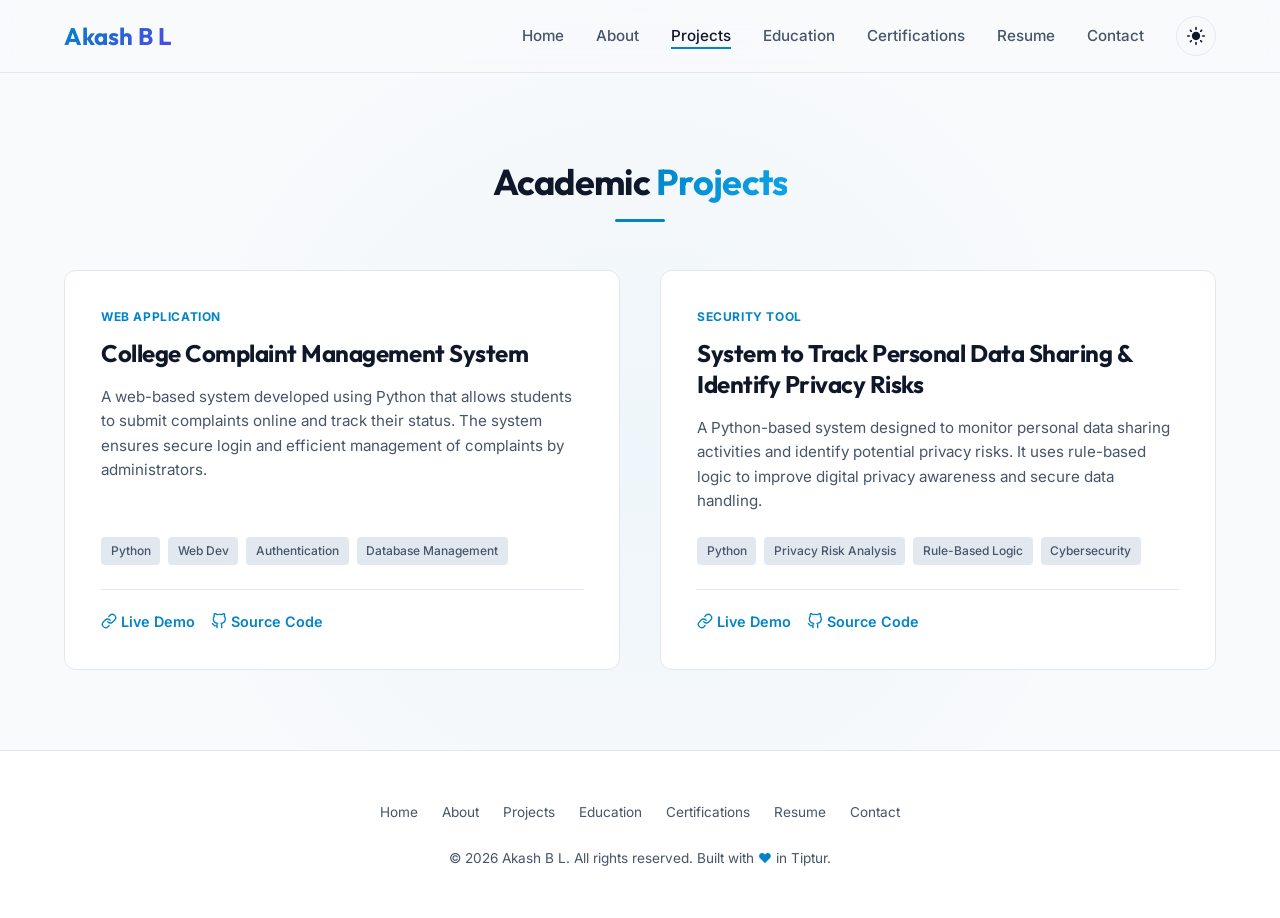
<file: projects.html>
<!DOCTYPE html>
<html lang="en">
<head>
  <meta charset="UTF-8">
  <meta name="viewport" content="width=device-width, initial-scale=1.0">
  <title>Projects | Akash B L</title>
  <meta name="description" content="Explore academic cybersecurity and Python projects developed by Akash B L.">
  <link rel="stylesheet" href="css/style.css">
</head>
<body>

  <!-- Loading Animation -->
  <div id="loader-wrapper" class="loader-wrapper">
    <div class="loader"></div>
  </div>

  <!-- Sticky Responsive Header -->
  <header class="header">
    <div class="container navbar">
      <a href="index.html" class="logo" id="nav-logo"><span>Akash B L</span></a>
      <div class="nav-links-container">
        <nav aria-label="Main Navigation">
          <ul class="nav-menu" id="nav-menu-list">
            <li><a href="index.html" class="nav-link" id="nav-home">Home</a></li>
            <li><a href="about.html" class="nav-link" id="nav-about">About</a></li>
            <li><a href="projects.html" class="nav-link" id="nav-projects">Projects</a></li>
            <li><a href="education.html" class="nav-link" id="nav-education">Education</a></li>
            <li><a href="certifications.html" class="nav-link" id="nav-certs">Certifications</a></li>
            <li><a href="resume.html" class="nav-link" id="nav-resume">Resume</a></li>
            <li><a href="contact.html" class="nav-link" id="nav-contact">Contact</a></li>
          </ul>
        </nav>
        <button id="theme-toggle" class="theme-toggle" aria-label="Toggle light/dark theme">
          <svg class="moon-icon" viewBox="0 0 24 24" xmlns="http://www.w3.org/2000/svg">
            <path d="M12.3 22h-.1c-5.5-.2-9.9-4.6-10.1-10.1v-.2c.2-5.4 4.6-9.8 10-10 .6 0 1.2.1 1.7.3.5.2.8.7.8 1.3 0 .4-.2.8-.5 1-1.3.8-2.1 2.2-2.1 3.7 0 2.5 2 4.5 4.5 4.5 1.5 0 2.9-.8 3.7-2.1.2-.3.6-.5 1-.5.6 0 1.1.3 1.3.8.3.5.3 1.1.2 1.7-.3 5.4-4.7 9.8-10.1 10.1-.1 0-.3.1-.4.1z"/>
          </svg>
          <svg class="sun-icon" viewBox="0 0 24 24" xmlns="http://www.w3.org/2000/svg">
            <path d="M12 7c-2.76 0-5 2.24-5 5s2.24 5 5 5 5-2.24 5-5-2.24-5-5-5zM2 13h2c.55 0 1-.45 1-1s-.45-1-1-1H2c-.55 0-1 .45-1 1s.45 1 1 1zm18 0h2c.55 0 1-.45 1-1s-.45-1-1-1h-2c-.55 0-1 .45-1 1s.45 1 1 1zM11 2v2c0 .55.45 1 1 1s1-.45 1-1V2c0-.55-.45-1-1-1s-1 .45-1 1zm0 18v2c0 .55.45 1 1 1s1-.45 1-1v-2c0-.55-.45-1-1-1s-1 .45-1 1zM5.99 4.58c-.39-.39-1.03-.39-1.41 0s-.39 1.03 0 1.41l1.06 1.06c.39.39 1.03.39 1.41 0s.39-1.03 0-1.41L5.99 4.58zm12.37 12.37c-.39-.39-1.03-.39-1.41 0s-.39 1.03 0 1.41l1.06 1.06c.39.39 1.03.39 1.41 0s.39-1.03 0-1.41l-1.06-1.06zm1.06-12.37c-.39-.39-1.03-.39-1.41 0l-1.06 1.06c-.39.39-.39 1.03 0 1.41s1.03.39 1.41 0l1.06-1.06c.39-.39.39-1.03 0-1.41zm-12.37 12.37c-.39-.39-1.03-.39-1.41 0l-1.06 1.06c-.39.39-.39 1.03 0 1.41s1.03.39 1.41 0l1.06-1.06c.39-.39.39-1.03 0-1.41z"/>
          </svg>
        </button>
        <button class="hamburger" id="hamburger-btn" aria-label="Toggle mobile menu">
          <span class="bar"></span>
          <span class="bar"></span>
          <span class="bar"></span>
        </button>
      </div>
    </div>
  </header>

  <!-- Main Content Area -->
  <main class="main-content fade-in-section" id="main-content-area">
    <section class="section" id="projects-section">
      <div class="container">
        
        <h2 class="section-title">Academic <span>Projects</span></h2>
        
        <div class="projects-grid">
          
          <!-- Project 1 -->
          <article class="project-card" id="project-cms">
            <div class="project-body">
              <span class="project-badge">Web Application</span>
              <h3 class="project-title">College Complaint Management System</h3>
              <p class="project-desc">
                A web-based system developed using Python that allows students to submit complaints online and track their status. The system ensures secure login and efficient management of complaints by administrators.
              </p>
              <div class="project-tags">
                <span class="project-tag">Python</span>
                <span class="project-tag">Web Dev</span>
                <span class="project-tag">Authentication</span>
                <span class="project-tag">Database Management</span>
              </div>
              <div class="project-actions">
                <a onclick="openProjectModal('College Complaint Management System')" class="project-link" role="button">
                  <svg xmlns="http://www.w3.org/2000/svg" viewBox="0 0 24 24" fill="none" stroke="currentColor" stroke-width="2" stroke-linecap="round" stroke-linejoin="round"><path d="M10 13a5 5 0 0 0 7.54.54l3-3a5 5 0 0 0-7.07-7.07l-1.72 1.71"></path><path d="M14 11a5 5 0 0 0-7.54-.54l-3 3a5 5 0 0 0 7.07 7.07l1.71-1.71"></path></svg>
                  Live Demo
                </a>
                <a onclick="openProjectModal('College Complaint Management System')" class="project-link" role="button">
                  <svg xmlns="http://www.w3.org/2000/svg" viewBox="0 0 24 24" fill="none" stroke="currentColor" stroke-width="2" stroke-linecap="round" stroke-linejoin="round"><path d="M9 19c-5 1.5-5-2.5-7-3m14 6v-3.87a3.37 3.37 0 0 0-.94-2.61c3.14-.35 6.44-1.54 6.44-7A5.44 5.44 0 0 0 20 4.77 5.07 5.07 0 0 0 19.91 1S18.73.65 16 2.48a13.38 13.38 0 0 0-7 0C6.27.65 5.09 1 5.09 1A5.07 5.07 0 0 0 5 4.77a5.44 5.44 0 0 0-1.5 3.78c0 5.42 3.3 6.61 6.44 7A3.37 3.37 0 0 0 9 18.13V22"></path></svg>
                  Source Code
                </a>
              </div>
            </div>
          </article>

          <!-- Project 2 -->
          <article class="project-card" id="project-tracking">
            <div class="project-body">
              <span class="project-badge">Security Tool</span>
              <h3 class="project-title">System to Track Personal Data Sharing & Identify Privacy Risks</h3>
              <p class="project-desc">
                A Python-based system designed to monitor personal data sharing activities and identify potential privacy risks. It uses rule-based logic to improve digital privacy awareness and secure data handling.
              </p>
              <div class="project-tags">
                <span class="project-tag">Python</span>
                <span class="project-tag">Privacy Risk Analysis</span>
                <span class="project-tag">Rule-Based Logic</span>
                <span class="project-tag">Cybersecurity</span>
              </div>
              <div class="project-actions">
                <a onclick="openProjectModal('Personal Data Sharing Risk Tracker')" class="project-link" role="button">
                  <svg xmlns="http://www.w3.org/2000/svg" viewBox="0 0 24 24" fill="none" stroke="currentColor" stroke-width="2" stroke-linecap="round" stroke-linejoin="round"><path d="M10 13a5 5 0 0 0 7.54.54l3-3a5 5 0 0 0-7.07-7.07l-1.72 1.71"></path><path d="M14 11a5 5 0 0 0-7.54-.54l-3 3a5 5 0 0 0 7.07 7.07l1.71-1.71"></path></svg>
                  Live Demo
                </a>
                <a onclick="openProjectModal('Personal Data Sharing Risk Tracker')" class="project-link" role="button">
                  <svg xmlns="http://www.w3.org/2000/svg" viewBox="0 0 24 24" fill="none" stroke="currentColor" stroke-width="2" stroke-linecap="round" stroke-linejoin="round"><path d="M9 19c-5 1.5-5-2.5-7-3m14 6v-3.87a3.37 3.37 0 0 0-.94-2.61c3.14-.35 6.44-1.54 6.44-7A5.44 5.44 0 0 0 20 4.77 5.07 5.07 0 0 0 19.91 1S18.73.65 16 2.48a13.38 13.38 0 0 0-7 0C6.27.65 5.09 1 5.09 1A5.07 5.07 0 0 0 5 4.77a5.44 5.44 0 0 0-1.5 3.78c0 5.42 3.3 6.61 6.44 7A3.37 3.37 0 0 0 9 18.13V22"></path></svg>
                  Source Code
                </a>
              </div>
            </div>
          </article>

        </div>

      </div>
    </section>
  </main>

  <!-- Interactive Project Modal Dialog -->
  <div id="project-modal" class="modal-overlay">
    <div class="modal-card">
      <h3 id="modal-project-title" class="modal-title">Project Name</h3>
      <p id="modal-project-desc" class="modal-desc">Project details...</p>
      <div class="modal-actions">
        <button id="modal-close-btn" class="btn btn-primary">Close</button>
      </div>
    </div>
  </div>

  <!-- Scroll-to-Top Button -->
  <button id="scroll-top-btn" class="scroll-top-btn" aria-label="Scroll to top">
    <svg xmlns="http://www.w3.org/2000/svg" fill="none" viewBox="0 0 24 24" stroke="currentColor" stroke-width="2.5" stroke-linecap="round" stroke-linejoin="round"><polyline points="18 15 12 9 6 15"></polyline></svg>
  </button>

  <!-- Sticky Footer -->
  <footer class="footer">
    <div class="container footer-grid">
      <nav aria-label="Footer Navigation">
        <ul class="footer-nav" id="footer-nav-list">
          <li><a href="index.html" class="footer-nav-link" id="footer-home">Home</a></li>
          <li><a href="about.html" class="footer-nav-link" id="footer-about">About</a></li>
          <li><a href="projects.html" class="footer-nav-link" id="footer-projects">Projects</a></li>
          <li><a href="education.html" class="footer-nav-link" id="footer-education">Education</a></li>
          <li><a href="certifications.html" class="footer-nav-link" id="footer-certs">Certifications</a></li>
          <li><a href="resume.html" class="footer-nav-link" id="footer-resume">Resume</a></li>
          <li><a href="contact.html" class="footer-nav-link" id="footer-contact">Contact</a></li>
        </ul>
      </nav>
      <div class="footer-copy" id="footer-copy-text">
        &copy; 2026 Akash B L. All rights reserved. Built with <span>&#10084;</span> in Tiptur.
      </div>
    </div>
  </footer>

  <script src="js/main.js"></script>
</body>
</html>
</file>
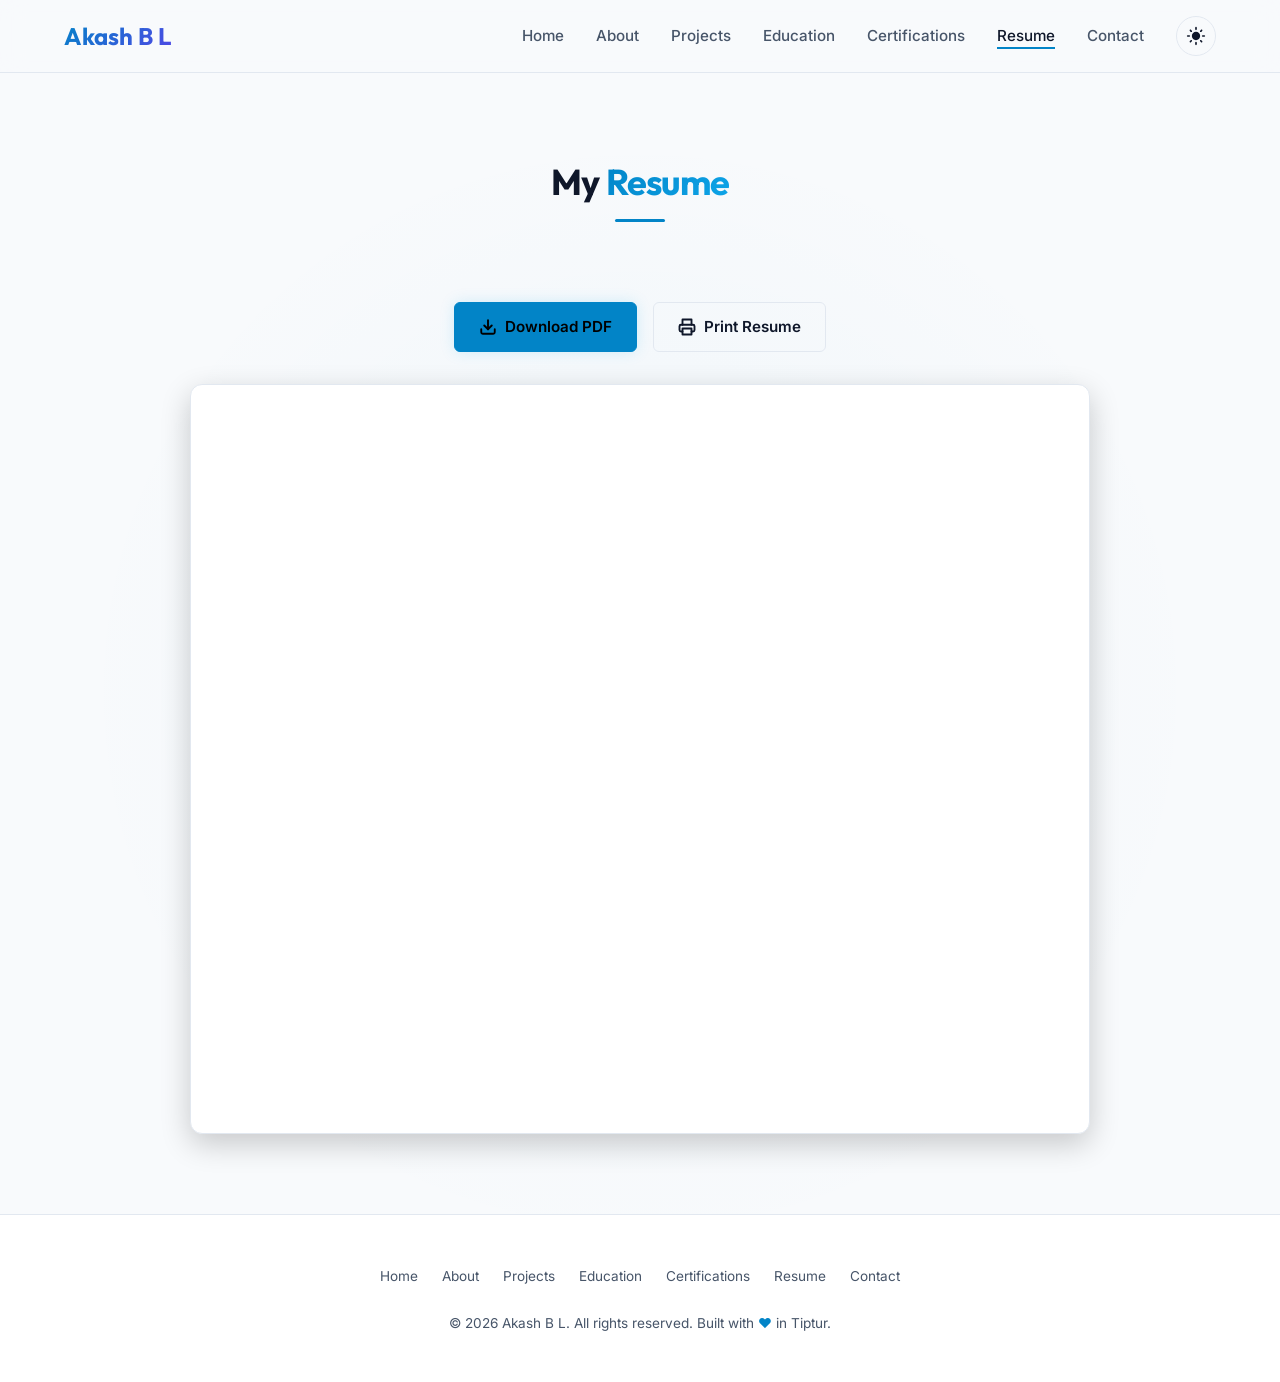
<file: resume.html>
<!DOCTYPE html>
<html lang="en">
<head>
  <meta charset="UTF-8">
  <meta name="viewport" content="width=device-width, initial-scale=1.0">
  <title>Resume | Akash B L</title>
  <meta name="description" content="View and download the professional resume of Akash B L.">
  <link rel="stylesheet" href="css/style.css">
  <style>
    /* Print media styles */
    @media print {
      body {
        background: white;
        color: black;
      }
      .header, .footer, .scroll-top-btn, .resume-actions {
        display: none !important;
      }
      .resume-preview-container {
        border: none !important;
        box-shadow: none !important;
        height: auto !important;
      }
    }
  </style>
</head>
<body>

  <!-- Loading Animation -->
  <div id="loader-wrapper" class="loader-wrapper">
    <div class="loader"></div>
  </div>

  <!-- Sticky Responsive Header -->
  <header class="header">
    <div class="container navbar">
      <a href="index.html" class="logo" id="nav-logo"><span>Akash B L</span></a>
      <div class="nav-links-container">
        <nav aria-label="Main Navigation">
          <ul class="nav-menu" id="nav-menu-list">
            <li><a href="index.html" class="nav-link" id="nav-home">Home</a></li>
            <li><a href="about.html" class="nav-link" id="nav-about">About</a></li>
            <li><a href="projects.html" class="nav-link" id="nav-projects">Projects</a></li>
            <li><a href="education.html" class="nav-link" id="nav-education">Education</a></li>
            <li><a href="certifications.html" class="nav-link" id="nav-certs">Certifications</a></li>
            <li><a href="resume.html" class="nav-link" id="nav-resume">Resume</a></li>
            <li><a href="contact.html" class="nav-link" id="nav-contact">Contact</a></li>
          </ul>
        </nav>
        <button id="theme-toggle" class="theme-toggle" aria-label="Toggle light/dark theme">
          <svg class="moon-icon" viewBox="0 0 24 24" xmlns="http://www.w3.org/2000/svg">
            <path d="M12.3 22h-.1c-5.5-.2-9.9-4.6-10.1-10.1v-.2c.2-5.4 4.6-9.8 10-10 .6 0 1.2.1 1.7.3.5.2.8.7.8 1.3 0 .4-.2.8-.5 1-1.3.8-2.1 2.2-2.1 3.7 0 2.5 2 4.5 4.5 4.5 1.5 0 2.9-.8 3.7-2.1.2-.3.6-.5 1-.5.6 0 1.1.3 1.3.8.3.5.3 1.1.2 1.7-.3 5.4-4.7 9.8-10.1 10.1-.1 0-.3.1-.4.1z"/>
          </svg>
          <svg class="sun-icon" viewBox="0 0 24 24" xmlns="http://www.w3.org/2000/svg">
            <path d="M12 7c-2.76 0-5 2.24-5 5s2.24 5 5 5 5-2.24 5-5-2.24-5-5-5zM2 13h2c.55 0 1-.45 1-1s-.45-1-1-1H2c-.55 0-1 .45-1 1s.45 1 1 1zm18 0h2c.55 0 1-.45 1-1s-.45-1-1-1h-2c-.55 0-1 .45-1 1s.45 1 1 1zM11 2v2c0 .55.45 1 1 1s1-.45 1-1V2c0-.55-.45-1-1-1s-1 .45-1 1zm0 18v2c0 .55.45 1 1 1s1-.45 1-1v-2c0-.55-.45-1-1-1s-1 .45-1 1zM5.99 4.58c-.39-.39-1.03-.39-1.41 0s-.39 1.03 0 1.41l1.06 1.06c.39.39 1.03.39 1.41 0s.39-1.03 0-1.41L5.99 4.58zm12.37 12.37c-.39-.39-1.03-.39-1.41 0s-.39 1.03 0 1.41l1.06 1.06c.39.39 1.03.39 1.41 0s.39-1.03 0-1.41l-1.06-1.06zm1.06-12.37c-.39-.39-1.03-.39-1.41 0l-1.06 1.06c-.39.39-.39 1.03 0 1.41s1.03.39 1.41 0l1.06-1.06c.39-.39.39-1.03 0-1.41zm-12.37 12.37c-.39-.39-1.03-.39-1.41 0l-1.06 1.06c-.39.39-.39 1.03 0 1.41s1.03.39 1.41 0l1.06-1.06c.39-.39.39-1.03 0-1.41z"/>
          </svg>
        </button>
        <button class="hamburger" id="hamburger-btn" aria-label="Toggle mobile menu">
          <span class="bar"></span>
          <span class="bar"></span>
          <span class="bar"></span>
        </button>
      </div>
    </div>
  </header>

  <!-- Main Content Area -->
  <main class="main-content fade-in-section" id="main-content-area">
    <section class="section" id="resume-section">
      <div class="container resume-section-wrapper">
        
        <h2 class="section-title">My <span>Resume</span></h2>

        <!-- Action Panel -->
        <div class="resume-actions">
          <a href="assets/resume.pdf" download="Akash_B_L_Resume.pdf" class="btn btn-primary" id="btn-download-resume">
            <svg xmlns="http://www.w3.org/2000/svg" viewBox="0 0 24 24" width="18" height="18" fill="none" stroke="currentColor" stroke-width="2.5" stroke-linecap="round" stroke-linejoin="round"><path d="M21 15v4a2 2 0 0 1-2 2H5a2 2 0 0 1-2-2v-4"></path><polyline points="7 10 12 15 17 10"></polyline><line x1="12" y1="15" x2="12" y2="3"></line></svg>
            Download PDF
          </a>
          <button onclick="window.print()" class="btn btn-secondary" id="btn-print-resume">
            <svg xmlns="http://www.w3.org/2000/svg" viewBox="0 0 24 24" width="18" height="18" fill="none" stroke="currentColor" stroke-width="2.5" stroke-linecap="round" stroke-linejoin="round"><polyline points="6 9 6 2 18 2 18 9"></polyline><path d="M6 18H4a2 2 0 0 1-2-2v-5a2 2 0 0 1 2-2h16a2 2 0 0 1 2 2v5a2 2 0 0 1-2 2h-2"></path><rect x="6" y="14" width="12" height="8"></rect></svg>
            Print Resume
          </button>
        </div>

        <!-- Embedded Frame -->
        <div class="resume-preview-container" id="resume-container">
          <iframe src="assets/resume.pdf" class="resume-iframe" title="Akash B L Resume Preview">
            <div class="resume-fallback">
              <p>Your browser does not support embedding PDF files. You can view or print the resume by downloading it.</p>
              <a href="assets/resume.pdf" download="Akash_B_L_Resume.pdf" class="btn btn-primary">Download Resume PDF</a>
            </div>
          </iframe>
        </div>

      </div>
    </section>
  </main>

  <!-- Scroll-to-Top Button -->
  <button id="scroll-top-btn" class="scroll-top-btn" aria-label="Scroll to top">
    <svg xmlns="http://www.w3.org/2000/svg" fill="none" viewBox="0 0 24 24" stroke="currentColor" stroke-width="2.5" stroke-linecap="round" stroke-linejoin="round"><polyline points="18 15 12 9 6 15"></polyline></svg>
  </button>

  <!-- Sticky Footer -->
  <footer class="footer">
    <div class="container footer-grid">
      <nav aria-label="Footer Navigation">
        <ul class="footer-nav" id="footer-nav-list">
          <li><a href="index.html" class="footer-nav-link" id="footer-home">Home</a></li>
          <li><a href="about.html" class="footer-nav-link" id="footer-about">About</a></li>
          <li><a href="projects.html" class="footer-nav-link" id="footer-projects">Projects</a></li>
          <li><a href="education.html" class="footer-nav-link" id="footer-education">Education</a></li>
          <li><a href="certifications.html" class="footer-nav-link" id="footer-certs">Certifications</a></li>
          <li><a href="resume.html" class="footer-nav-link" id="footer-resume">Resume</a></li>
          <li><a href="contact.html" class="footer-nav-link" id="footer-contact">Contact</a></li>
        </ul>
      </nav>
      <div class="footer-copy" id="footer-copy-text">
        &copy; 2026 Akash B L. All rights reserved. Built with <span>&#10084;</span> in Tiptur.
      </div>
    </div>
  </footer>

  <script src="js/main.js"></script>
</body>
</html>
</file>
<file: css/style.css>
@import url('https://fonts.googleapis.com/css2?family=Inter:wght@300;400;500;600;700&family=Outfit:wght@400;500;600;700;800&display=swap');

/* --- DESIGN SYSTEM TOKENS --- */
:root {
  /* Fonts */
  --font-headings: 'Outfit', sans-serif;
  --font-body: 'Inter', sans-serif;

  /* Transitions */
  --transition-fast: 0.2s ease;
  --transition-normal: 0.3s ease;
  --transition-slow: 0.5s ease;

  /* Theme: Dark (Default) */
  --bg-color: #000000;
  --surface-color: #111111;
  --text-primary: #FFFFFF;
  --text-secondary: #A1A1AA;
  --border-color: #1F2937;
  --accent-primary: #38BDF8;
  --accent-secondary: #6366F1;
  --highlight: #00D4FF;
  --card-glow: rgba(56, 189, 248, 0.18);
  --btn-glow: rgba(0, 212, 255, 0.30);
  --ambient-glow: radial-gradient(circle at 50% 50%, rgba(56, 189, 248, 0.08) 0%, transparent 60%);
  --nav-bg: rgba(0, 0, 0, 0.75);
}

[data-theme="light"] {
  /* Theme: Light */
  --bg-color: #F8FAFC;
  --surface-color: #FFFFFF;
  --text-primary: #0F172A;
  --text-secondary: #475569;
  --border-color: #E2E8F0;
  --accent-primary: #0284C7;
  --accent-secondary: #4F46E5;
  --highlight: #0EA5E9;
  --card-glow: rgba(2, 132, 199, 0.06);
  --btn-glow: rgba(14, 165, 233, 0.15);
  --ambient-glow: radial-gradient(circle at 50% 50%, rgba(2, 132, 199, 0.04) 0%, transparent 60%);
  --nav-bg: rgba(248, 250, 252, 0.85);
}

/* --- RESET & BASICS --- */
*, *::before, *::after {
  box-sizing: border-box;
  margin: 0;
  padding: 0;
}

html {
  scroll-behavior: smooth;
  font-size: 16px;
  height: 100%;
}

body {
  background-color: var(--bg-color);
  color: var(--text-primary);
  font-family: var(--font-body);
  line-height: 1.6;
  overflow-x: hidden;
  transition: background-color var(--transition-normal), color var(--transition-normal);
  min-height: 100%;
  display: flex;
  flex-direction: column;
  position: relative;
}

/* Ambient glow overlay in the background */
body::before {
  content: '';
  position: absolute;
  top: 0;
  left: 0;
  width: 100%;
  height: 100%;
  background: var(--ambient-glow);
  z-index: -1;
  pointer-events: none;
  transition: background var(--transition-normal);
}

h1, h2, h3, h4, h5, h6 {
  font-family: var(--font-headings);
  font-weight: 600;
  letter-spacing: -0.02em;
}

a {
  color: inherit;
  text-decoration: none;
  transition: color var(--transition-fast);
}

img {
  max-width: 100%;
  display: block;
}

/* --- STRUCTURE --- */
.container {
  width: 100%;
  max-width: 1200px;
  margin: 0 auto;
  padding: 0 1.5rem;
}

/* Page transitions */
.fade-in-section {
  animation: fadeIn var(--transition-slow) forwards;
}

@keyframes fadeIn {
  from {
    opacity: 0;
    transform: translateY(15px);
  }
  to {
    opacity: 1;
    transform: translateY(0);
  }
}

/* --- NAVBAR --- */
.header {
  position: sticky;
  top: 0;
  z-index: 100;
  background-color: var(--nav-bg);
  backdrop-filter: blur(12px);
  -webkit-backdrop-filter: blur(12px);
  border-bottom: 1px solid var(--border-color);
  transition: background-color var(--transition-normal), border-color var(--transition-normal);
}

.navbar {
  display: flex;
  justify-content: space-between;
  align-items: center;
  height: 4.5rem;
}

.logo {
  font-family: var(--font-headings);
  font-size: 1.5rem;
  font-weight: 700;
  display: flex;
  align-items: center;
  gap: 0.5rem;
  color: var(--text-primary);
}

.logo span {
  background: linear-gradient(135deg, var(--accent-primary) 0%, var(--accent-secondary) 100%);
  -webkit-background-clip: text;
  -webkit-text-fill-color: transparent;
}

.nav-links-container {
  display: flex;
  align-items: center;
  gap: 2rem;
}

.nav-menu {
  display: flex;
  list-style: none;
  gap: 2rem;
}

.nav-link {
  font-size: 0.95rem;
  font-weight: 500;
  color: var(--text-secondary);
  position: relative;
  padding: 0.25rem 0;
}

.nav-link:hover,
.nav-link.active {
  color: var(--text-primary);
}

.nav-link::after {
  content: '';
  position: absolute;
  bottom: 0;
  left: 0;
  width: 0;
  height: 2px;
  background-color: var(--accent-primary);
  transition: width var(--transition-normal);
}

.nav-link:hover::after,
.nav-link.active::after {
  width: 100%;
}

/* Theme Switcher Toggle */
.theme-toggle {
  background: none;
  border: 1px solid var(--border-color);
  color: var(--text-primary);
  width: 2.5rem;
  height: 2.5rem;
  border-radius: 50%;
  cursor: pointer;
  display: flex;
  align-items: center;
  justify-content: center;
  transition: background-color var(--transition-fast), border-color var(--transition-fast);
}

.theme-toggle:hover {
  background-color: var(--surface-color);
  border-color: var(--accent-primary);
}

.theme-toggle svg {
  width: 1.25rem;
  height: 1.25rem;
  fill: currentColor;
}

.theme-toggle .sun-icon {
  display: none;
}

[data-theme="light"] .theme-toggle .moon-icon {
  display: none;
}

[data-theme="light"] .theme-toggle .sun-icon {
  display: block;
}

/* Mobile Menu Toggle Button */
.hamburger {
  display: none;
  background: none;
  border: none;
  cursor: pointer;
  padding: 0.5rem;
}

.hamburger .bar {
  display: block;
  width: 25px;
  height: 3px;
  margin: 5px 0;
  background-color: var(--text-primary);
  transition: transform var(--transition-normal), opacity var(--transition-normal);
}

/* --- MAIN CONTENT & WRAPPER --- */
.main-content {
  flex: 1;
}

.section {
  padding: 5rem 0;
}

.section-title {
  font-family: var(--font-headings);
  font-size: 2.25rem;
  font-weight: 700;
  margin-bottom: 3rem;
  text-align: center;
  position: relative;
}

.section-title span {
  background: linear-gradient(135deg, var(--accent-primary) 0%, var(--highlight) 100%);
  -webkit-background-clip: text;
  -webkit-text-fill-color: transparent;
}

.section-title::after {
  content: '';
  display: block;
  width: 50px;
  height: 3px;
  background-color: var(--accent-primary);
  margin: 0.5rem auto 0 auto;
  border-radius: 2px;
}

/* --- HERO SECTION (Home Page) --- */
.hero-wrapper {
  display: grid;
  grid-template-columns: 1.2fr 0.8fr;
  align-items: center;
  gap: 3rem;
  min-height: calc(100vh - 9.5rem); /* viewport minus nav & footer */
  padding: 2rem 0;
}

.hero-content {
  max-width: 650px;
}

.hero-subtitle {
  color: var(--accent-primary);
  font-family: var(--font-headings);
  font-size: 1.1rem;
  font-weight: 600;
  letter-spacing: 0.1em;
  text-transform: uppercase;
  margin-bottom: 1rem;
}

.hero-title {
  font-size: 3.5rem;
  line-height: 1.1;
  font-weight: 800;
  margin-bottom: 1.5rem;
}

.hero-title span {
  background: linear-gradient(135deg, var(--accent-primary) 0%, var(--accent-secondary) 100%);
  -webkit-background-clip: text;
  -webkit-text-fill-color: transparent;
}

.typing-container {
  height: 2rem;
  font-size: 1.25rem;
  font-weight: 500;
  color: var(--highlight);
  margin-bottom: 1.5rem;
  display: flex;
  align-items: center;
}

.typing-cursor {
  display: inline-block;
  width: 2px;
  height: 1.2em;
  background-color: var(--highlight);
  margin-left: 4px;
  animation: blink 0.7s infinite;
}

@keyframes blink {
  50% { opacity: 0; }
}

.hero-desc {
  color: var(--text-secondary);
  font-size: 1.1rem;
  margin-bottom: 2.5rem;
}

.hero-cta {
  display: flex;
  flex-wrap: wrap;
  gap: 1rem;
}

.hero-image-container {
  display: flex;
  justify-content: center;
  align-items: center;
}

.profile-photo {
  width: 280px;
  height: 280px;
  border-radius: 50%;
  object-fit: cover;
  border: 2px solid var(--border-color);
  box-shadow: 0 10px 25px -5px rgba(0, 0, 0, 0.3);
  transition: border-color var(--transition-normal), box-shadow var(--transition-normal);
}

body[data-theme="dark"] .profile-photo {
  box-shadow: 0 10px 30px -5px rgba(56, 189, 248, 0.1);
}

.profile-photo:hover {
  border-color: var(--accent-primary);
}

/* --- BUTTONS --- */
.btn {
  display: inline-flex;
  align-items: center;
  justify-content: center;
  gap: 0.5rem;
  font-family: var(--font-body);
  font-size: 0.95rem;
  font-weight: 600;
  padding: 0.75rem 1.5rem;
  border-radius: 0.375rem;
  cursor: pointer;
  transition: all var(--transition-fast);
}

.btn-primary {
  background-color: var(--accent-primary);
  color: #000000;
  border: 1px solid var(--accent-primary);
  box-shadow: 0 0 15px var(--btn-glow);
}

.btn-primary:hover {
  background-color: var(--highlight);
  border-color: var(--highlight);
  transform: translateY(-2px);
  box-shadow: 0 0 20px var(--btn-glow);
}

.btn-secondary {
  background-color: transparent;
  color: var(--text-primary);
  border: 1px solid var(--border-color);
}

.btn-secondary:hover {
  background-color: var(--surface-color);
  border-color: var(--accent-primary);
  transform: translateY(-2px);
}

/* --- ABOUT & SKILLS PAGE --- */
.about-grid {
  display: grid;
  grid-template-columns: 1fr;
  gap: 3.5rem;
}

.about-text-card {
  background-color: var(--surface-color);
  border: 1px solid var(--border-color);
  border-radius: 0.75rem;
  padding: 2.5rem;
  position: relative;
  overflow: hidden;
  transition: border-color var(--transition-normal);
}

.about-text-card::before {
  content: '';
  position: absolute;
  top: 0;
  left: 0;
  width: 4px;
  height: 100%;
  background: linear-gradient(to bottom, var(--accent-primary), var(--accent-secondary));
}

.about-text-card p {
  font-size: 1.1rem;
  color: var(--text-secondary);
  margin-bottom: 1.5rem;
}

.about-text-card p:last-child {
  margin-bottom: 0;
}

.skills-section {
  margin-top: 4rem;
}

.skills-grid {
  display: grid;
  grid-template-columns: repeat(auto-fit, minmax(300px, 1fr));
  gap: 2rem;
}

.skills-card {
  background-color: var(--surface-color);
  border: 1px solid var(--border-color);
  border-radius: 0.75rem;
  padding: 2rem;
  transition: all var(--transition-normal);
}

.skills-card:hover {
  border-color: var(--accent-primary);
  box-shadow: 0 4px 20px var(--card-glow);
  transform: translateY(-4px);
}

.skills-card-title {
  font-size: 1.25rem;
  margin-bottom: 1.5rem;
  color: var(--text-primary);
  display: flex;
  align-items: center;
  gap: 0.75rem;
}

.skills-card-title svg {
  width: 1.5rem;
  height: 1.5rem;
  color: var(--accent-primary);
}

.skills-list {
  display: flex;
  flex-direction: column;
  gap: 1rem;
}

.skill-item {
  display: flex;
  justify-content: space-between;
  align-items: center;
}

.skill-name {
  font-weight: 500;
  color: var(--text-primary);
}

.skill-badge {
  font-size: 0.75rem;
  font-weight: 600;
  padding: 0.25rem 0.6rem;
  border-radius: 1rem;
  background-color: var(--border-color);
  color: var(--text-secondary);
  border: 1px solid transparent;
}

.skill-badge.highlight-badge {
  background-color: rgba(56, 189, 248, 0.1);
  color: var(--accent-primary);
  border: 1px solid rgba(56, 189, 248, 0.2);
}

.strengths-section {
  margin-top: 4rem;
}

.strengths-grid {
  display: grid;
  grid-template-columns: repeat(auto-fit, minmax(220px, 1fr));
  gap: 1.5rem;
}

.strength-card {
  background-color: var(--surface-color);
  border: 1px solid var(--border-color);
  border-radius: 0.5rem;
  padding: 1.5rem;
  text-align: center;
  transition: all var(--transition-normal);
}

.strength-card:hover {
  border-color: var(--accent-secondary);
  box-shadow: 0 4px 15px rgba(99, 102, 241, 0.1);
  transform: translateY(-2px);
}

.strength-icon {
  width: 2.5rem;
  height: 2.5rem;
  margin: 0 auto 1rem auto;
  color: var(--accent-secondary);
  display: flex;
  align-items: center;
  justify-content: center;
}

.strength-icon svg {
  width: 2.25rem;
  height: 2.25rem;
}

.strength-title {
  font-size: 1.1rem;
  font-weight: 600;
  color: var(--text-primary);
}

/* --- PROJECTS PAGE --- */
.projects-grid {
  display: grid;
  grid-template-columns: repeat(auto-fit, minmax(350px, 1fr));
  gap: 2.5rem;
}

.project-card {
  background-color: var(--surface-color);
  border: 1px solid var(--border-color);
  border-radius: 0.75rem;
  overflow: hidden;
  display: flex;
  flex-direction: column;
  height: 100%;
  transition: all var(--transition-normal);
}

.project-card:hover {
  border-color: var(--accent-primary);
  box-shadow: 0 8px 30px var(--card-glow);
  transform: translateY(-6px);
}

.project-body {
  padding: 2.25rem;
  display: flex;
  flex-direction: column;
  flex: 1;
}

.project-badge {
  display: inline-block;
  font-size: 0.75rem;
  font-weight: 700;
  text-transform: uppercase;
  color: var(--accent-primary);
  margin-bottom: 0.75rem;
  letter-spacing: 0.05em;
}

.project-title {
  font-size: 1.5rem;
  font-weight: 700;
  color: var(--text-primary);
  margin-bottom: 1rem;
  line-height: 1.3;
}

.project-desc {
  color: var(--text-secondary);
  font-size: 0.95rem;
  margin-bottom: 1.5rem;
  flex: 1;
}

.project-tags {
  display: flex;
  flex-wrap: wrap;
  gap: 0.5rem;
  margin-bottom: 1.5rem;
}

.project-tag {
  font-size: 0.75rem;
  background-color: var(--border-color);
  color: var(--text-secondary);
  padding: 0.25rem 0.6rem;
  border-radius: 0.25rem;
  font-weight: 500;
}

.project-actions {
  display: flex;
  gap: 1rem;
  border-top: 1px solid var(--border-color);
  padding-top: 1.25rem;
}

.project-link {
  font-size: 0.9rem;
  font-weight: 600;
  color: var(--accent-primary);
  display: inline-flex;
  align-items: center;
  gap: 0.25rem;
  cursor: pointer;
}

.project-link:hover {
  color: var(--highlight);
}

.project-link.disabled {
  color: var(--text-secondary);
  opacity: 0.6;
  cursor: not-allowed;
}

.project-link svg {
  width: 1rem;
  height: 1rem;
}

/* --- EDUCATION TIMELINE --- */
.timeline-container {
  max-width: 800px;
  margin: 0 auto;
  position: relative;
  padding: 2rem 0;
}

.timeline-container::before {
  content: '';
  position: absolute;
  left: 2rem;
  top: 0;
  width: 2px;
  height: 100%;
  background-color: var(--border-color);
}

.timeline-item {
  position: relative;
  padding-left: 5rem;
  margin-bottom: 3.5rem;
}

.timeline-item:last-child {
  margin-bottom: 0;
}

.timeline-badge {
  position: absolute;
  left: calc(2rem - 0.75rem + 1px);
  top: 0.25rem;
  width: 1.5rem;
  height: 1.5rem;
  border-radius: 50%;
  background-color: var(--bg-color);
  border: 2px solid var(--accent-primary);
  display: flex;
  align-items: center;
  justify-content: center;
  z-index: 1;
}

.timeline-badge::after {
  content: '';
  width: 0.5rem;
  height: 0.5rem;
  border-radius: 50%;
  background-color: var(--accent-primary);
}

.timeline-content {
  background-color: var(--surface-color);
  border: 1px solid var(--border-color);
  border-radius: 0.75rem;
  padding: 2rem;
  transition: all var(--transition-normal);
}

.timeline-content:hover {
  border-color: var(--accent-primary);
  box-shadow: 0 4px 20px var(--card-glow);
}

.timeline-date {
  font-family: var(--font-headings);
  font-size: 0.9rem;
  font-weight: 700;
  color: var(--accent-primary);
  margin-bottom: 0.5rem;
}

.timeline-title {
  font-size: 1.5rem;
  font-weight: 700;
  margin-bottom: 0.25rem;
  color: var(--text-primary);
}

.timeline-subtitle {
  font-size: 1.1rem;
  font-weight: 500;
  color: var(--highlight);
  margin-bottom: 1rem;
}

.timeline-desc {
  color: var(--text-secondary);
  font-size: 0.95rem;
}

/* --- CERTIFICATIONS PAGE --- */
.certifications-grid {
  display: grid;
  grid-template-columns: repeat(auto-fit, minmax(320px, 1fr));
  gap: 2rem;
}

.cert-card {
  background-color: var(--surface-color);
  border: 1px solid var(--border-color);
  border-radius: 0.75rem;
  padding: 2rem;
  display: flex;
  gap: 1.25rem;
  align-items: flex-start;
  transition: all var(--transition-normal);
}

.cert-card:hover {
  border-color: var(--accent-primary);
  box-shadow: 0 4px 20px var(--card-glow);
  transform: translateY(-3px);
}

.cert-icon {
  background-color: rgba(56, 189, 248, 0.1);
  border: 1px solid rgba(56, 189, 248, 0.2);
  color: var(--accent-primary);
  width: 3rem;
  height: 3rem;
  border-radius: 0.5rem;
  display: flex;
  align-items: center;
  justify-content: center;
  flex-shrink: 0;
}

.cert-icon svg {
  width: 1.75rem;
  height: 1.75rem;
}

.cert-details {
  flex: 1;
}

.cert-title {
  font-size: 1.2rem;
  font-weight: 600;
  color: var(--text-primary);
  margin-bottom: 0.5rem;
  line-height: 1.4;
}

.cert-issuer {
  font-size: 0.875rem;
  color: var(--text-secondary);
  display: flex;
  align-items: center;
  gap: 0.5rem;
}

/* --- RESUME PAGE --- */
.resume-section-wrapper {
  display: flex;
  flex-direction: column;
  align-items: center;
  gap: 2rem;
}

.resume-actions {
  display: flex;
  gap: 1rem;
}

.resume-preview-container {
  width: 100%;
  max-width: 900px;
  height: 750px;
  border: 1px solid var(--border-color);
  border-radius: 0.75rem;
  overflow: hidden;
  background-color: var(--surface-color);
  box-shadow: 0 10px 30px rgba(0,0,0,0.2);
}

.resume-iframe {
  width: 100%;
  height: 100%;
  border: none;
}

/* Fallback message if iframe fails */
.resume-fallback {
  display: flex;
  flex-direction: column;
  justify-content: center;
  align-items: center;
  height: 100%;
  padding: 2rem;
  text-align: center;
  color: var(--text-secondary);
}

.resume-fallback p {
  margin-bottom: 1.5rem;
}

/* --- CONTACT PAGE --- */
.contact-grid {
  display: grid;
  grid-template-columns: 0.8fr 1.2fr;
  gap: 3.5rem;
  align-items: start;
}

.contact-info {
  display: flex;
  flex-direction: column;
  gap: 2rem;
}

.contact-info-title {
  font-size: 1.75rem;
  margin-bottom: 0.5rem;
}

.contact-info-desc {
  color: var(--text-secondary);
  margin-bottom: 1rem;
}

.contact-method-card {
  background-color: var(--surface-color);
  border: 1px solid var(--border-color);
  border-radius: 0.75rem;
  padding: 1.5rem;
  display: flex;
  gap: 1.25rem;
  align-items: center;
  transition: all var(--transition-normal);
}

.contact-method-card:hover {
  border-color: var(--accent-primary);
  box-shadow: 0 4px 15px var(--card-glow);
}

.contact-method-icon {
  background-color: rgba(56, 189, 248, 0.1);
  border: 1px solid rgba(56, 189, 248, 0.2);
  color: var(--accent-primary);
  width: 2.75rem;
  height: 2.75rem;
  border-radius: 50%;
  display: flex;
  align-items: center;
  justify-content: center;
  flex-shrink: 0;
}

.contact-method-icon svg {
  width: 1.25rem;
  height: 1.25rem;
}

.contact-method-details {
  display: flex;
  flex-direction: column;
}

.contact-method-label {
  font-size: 0.8rem;
  color: var(--text-secondary);
  text-transform: uppercase;
  letter-spacing: 0.05em;
}

.contact-method-value {
  font-size: 1rem;
  font-weight: 600;
  color: var(--text-primary);
}

.contact-form-container {
  background-color: var(--surface-color);
  border: 1px solid var(--border-color);
  border-radius: 0.75rem;
  padding: 2.5rem;
  box-shadow: 0 4px 20px rgba(0,0,0,0.15);
}

.contact-form {
  display: flex;
  flex-direction: column;
  gap: 1.5rem;
}

.form-group {
  display: flex;
  flex-direction: column;
  gap: 0.5rem;
}

.form-label {
  font-size: 0.9rem;
  font-weight: 500;
  color: var(--text-primary);
}

.form-control {
  background-color: var(--bg-color);
  border: 1px solid var(--border-color);
  color: var(--text-primary);
  font-family: var(--font-body);
  font-size: 0.95rem;
  padding: 0.75rem 1rem;
  border-radius: 0.375rem;
  outline: none;
  transition: all var(--transition-fast);
}

.form-control:focus {
  border-color: var(--accent-primary);
  box-shadow: 0 0 10px rgba(56, 189, 248, 0.2);
}

textarea.form-control {
  min-height: 150px;
  resize: vertical;
}

.form-error {
  color: #EF4444;
  font-size: 0.8rem;
  display: none;
  margin-top: 0.25rem;
}

/* --- TOAST NOTIFICATIONS --- */
.toast-container {
  position: fixed;
  bottom: 2rem;
  right: 2rem;
  z-index: 1000;
  display: flex;
  flex-direction: column;
  gap: 1rem;
}

.toast {
  background-color: var(--surface-color);
  color: var(--text-primary);
  border-left: 4px solid var(--accent-primary);
  border-right: 1px solid var(--border-color);
  border-top: 1px solid var(--border-color);
  border-bottom: 1px solid var(--border-color);
  padding: 1rem 1.5rem;
  border-radius: 0.375rem;
  box-shadow: 0 10px 25px rgba(0,0,0,0.3);
  display: flex;
  align-items: center;
  gap: 0.75rem;
  transform: translateY(100px);
  opacity: 0;
  transition: transform 0.4s cubic-bezier(0.175, 0.885, 0.32, 1.275), opacity 0.4s;
}

.toast.show {
  transform: translateY(0);
  opacity: 1;
}

.toast-success {
  border-left-color: #10B981;
}

.toast-error {
  border-left-color: #EF4444;
}

/* --- FOOTER --- */
.footer {
  border-top: 1px solid var(--border-color);
  background-color: var(--surface-color);
  padding: 3rem 0;
  margin-top: auto;
  transition: background-color var(--transition-normal), border-color var(--transition-normal);
}

.footer-grid {
  display: flex;
  flex-direction: column;
  align-items: center;
  gap: 1.5rem;
  text-align: center;
}

.footer-nav {
  display: flex;
  flex-wrap: wrap;
  gap: 1.5rem;
  list-style: none;
  justify-content: center;
}

.footer-nav-link {
  font-size: 0.85rem;
  color: var(--text-secondary);
}

.footer-nav-link:hover {
  color: var(--text-primary);
}

.footer-copy {
  font-size: 0.85rem;
  color: var(--text-secondary);
}

.footer-copy span {
  color: var(--accent-primary);
}

/* --- SCROLL-TO-TOP BUTTON --- */
.scroll-top-btn {
  position: fixed;
  bottom: 2rem;
  left: 2rem;
  width: 2.75rem;
  height: 2.75rem;
  background-color: var(--surface-color);
  border: 1px solid var(--border-color);
  color: var(--text-primary);
  border-radius: 50%;
  display: flex;
  align-items: center;
  justify-content: center;
  cursor: pointer;
  z-index: 99;
  opacity: 0;
  visibility: hidden;
  transform: translateY(10px);
  transition: all var(--transition-normal);
}

.scroll-top-btn.show {
  opacity: 1;
  visibility: visible;
  transform: translateY(0);
}

.scroll-top-btn:hover {
  background-color: var(--accent-primary);
  color: #000000;
  border-color: var(--accent-primary);
  box-shadow: 0 0 15px var(--btn-glow);
}

.scroll-top-btn svg {
  width: 1.25rem;
  height: 1.25rem;
}

/* --- LOADING SCREEN --- */
.loader-wrapper {
  position: fixed;
  top: 0;
  left: 0;
  width: 100%;
  height: 100%;
  background-color: #000000;
  z-index: 9999;
  display: flex;
  justify-content: center;
  align-items: center;
  transition: opacity var(--transition-slow) ease, visibility var(--transition-slow) ease;
}

.loader-wrapper.fade-out {
  opacity: 0;
  visibility: hidden;
}

.loader {
  width: 50px;
  height: 50px;
  border: 3px solid rgba(56, 189, 248, 0.1);
  border-top-color: var(--accent-primary);
  border-radius: 50%;
  animation: spin 1s infinite linear;
}

@keyframes spin {
  to { transform: rotate(360deg); }
}

/* --- PORTFOLIO MODAL (Generic code request / links) --- */
.modal-overlay {
  position: fixed;
  top: 0;
  left: 0;
  width: 100%;
  height: 100%;
  background-color: rgba(0,0,0,0.85);
  backdrop-filter: blur(8px);
  z-index: 1000;
  display: flex;
  justify-content: center;
  align-items: center;
  opacity: 0;
  visibility: hidden;
  transition: opacity var(--transition-normal), visibility var(--transition-normal);
}

.modal-overlay.show {
  opacity: 1;
  visibility: visible;
}

.modal-card {
  background-color: var(--surface-color);
  border: 1px solid var(--border-color);
  border-radius: 0.75rem;
  padding: 2.5rem;
  max-width: 500px;
  width: 90%;
  box-shadow: 0 20px 40px rgba(0,0,0,0.5);
  transform: scale(0.9);
  transition: transform var(--transition-normal);
  text-align: center;
}

.modal-overlay.show .modal-card {
  transform: scale(1);
}

.modal-title {
  font-size: 1.5rem;
  margin-bottom: 1rem;
  color: var(--text-primary);
}

.modal-desc {
  color: var(--text-secondary);
  font-size: 0.95rem;
  margin-bottom: 2rem;
}

.modal-actions {
  display: flex;
  justify-content: center;
  gap: 1rem;
}

/* --- RESPONSIVENESS --- */
@media (max-width: 992px) {
  .hero-wrapper {
    grid-template-columns: 1fr;
    text-align: center;
    gap: 2.5rem;
    padding: 3rem 0;
    min-height: auto;
  }
  .hero-content {
    max-width: 100%;
    order: 2;
  }
  .hero-image-container {
    order: 1;
  }
  .hero-title {
    font-size: 2.75rem;
  }
  .typing-container {
    justify-content: center;
  }
  .hero-cta {
    justify-content: center;
  }
  .contact-grid {
    grid-template-columns: 1fr;
    gap: 3rem;
  }
}

@media (max-width: 768px) {
  .hamburger {
    display: block;
  }

  .nav-menu {
    position: fixed;
    top: 4.5rem;
    left: -100%;
    width: 100%;
    height: calc(100vh - 4.5rem);
    background-color: var(--bg-color);
    border-top: 1px solid var(--border-color);
    flex-direction: column;
    align-items: center;
    justify-content: center;
    gap: 2.5rem;
    transition: left var(--transition-normal);
    z-index: 99;
  }

  .nav-menu.active {
    left: 0;
  }

  .nav-link {
    font-size: 1.25rem;
  }

  .hamburger.active .bar:nth-child(1) {
    transform: translateY(8px) rotate(45deg);
  }

  .hamburger.active .bar:nth-child(2) {
    opacity: 0;
  }

  .hamburger.active .bar:nth-child(3) {
    transform: translateY(-8px) rotate(-45deg);
  }

  .timeline-container::before {
    left: 1rem;
  }
  .timeline-item {
    padding-left: 3rem;
  }
  .timeline-badge {
    left: calc(1rem - 0.75rem + 1px);
  }
  .timeline-content {
    padding: 1.5rem;
  }
}

@media (max-width: 480px) {
  .hero-title {
    font-size: 2.25rem;
  }
  .profile-photo {
    width: 220px;
    height: 220px;
  }
  .section-title {
    font-size: 1.75rem;
  }
  .btn {
    width: 100%;
  }
  .contact-form-container {
    padding: 1.5rem;
  }
}
</file>
